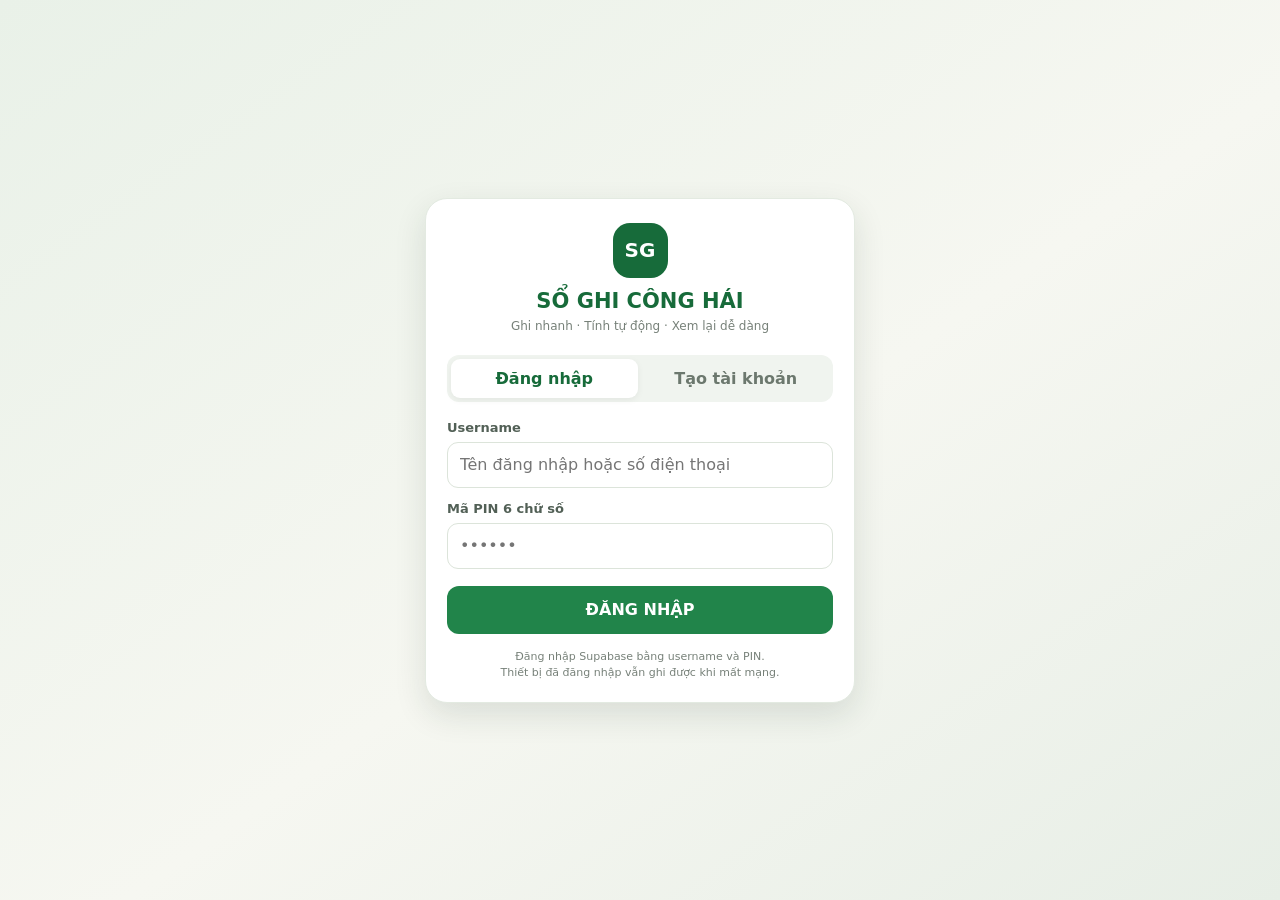
<file: soghi.html>
<!doctype html>
<html lang="vi">
<head>
  <meta charset="utf-8">
  <meta name="viewport" content="width=device-width, initial-scale=1, viewport-fit=cover">
  <meta name="theme-color" content="#176b3a">
  <meta name="description" content="Sổ ghi sản lượng công hái">
  <title>Sổ Ghi Công Hái</title>
  <link rel="manifest" href="soghi.webmanifest">
  <link rel="icon" href="soghi-icon.svg" type="image/svg+xml">
  <link rel="apple-touch-icon" href="soghi-icon-180.png">
  <meta name="apple-mobile-web-app-capable" content="yes">
  <meta name="apple-mobile-web-app-status-bar-style" content="default">
  <link rel="stylesheet" href="soghi.css">
  <script src="soghi-config.js"></script>
  <script defer src="soghi-ledger.js"></script>
  <script defer src="soghi-sync.js"></script>
  <script defer src="soghi-ui.js"></script>
  <script defer src="soghi.js"></script>
</head>
<body>
  <div id="app" class="app-shell">
    <div class="boot-screen">
      <div class="boot-mark">SG</div>
      <p>Đang mở sổ ghi...</p>
    </div>
  </div>

  <div id="soghi-picker-backdrop" class="soghi-picker-backdrop" hidden></div>
  <section id="soghi-person-picker" class="soghi-person-picker" aria-label="Chuyển người hái" hidden>
    <div class="person-picker-heading"><strong>Chuyển người</strong><button type="button" id="close-person-picker" aria-label="Đóng danh sách người">×</button></div>
    <div class="person-picker-search"><input id="person-picker-search" type="search" placeholder="Tìm tên người hái…" aria-label="Tìm người để chuyển sổ" autocomplete="off"></div>
    <div id="person-picker-list" class="person-picker-list"></div>
  </section>
  <dialog id="soghi-modal" class="soghi-modal" aria-labelledby="soghi-modal-title">
    <form method="dialog" id="soghi-modal-form" class="modal-card">
      <div class="modal-heading">
        <h2 id="soghi-modal-title">Thông tin</h2>
        <button type="button" class="icon-button modal-close" aria-label="Đóng">×</button>
      </div>
      <div id="soghi-modal-body" class="modal-body"></div>
      <div id="soghi-modal-actions" class="modal-actions"></div>
    </form>
  </dialog>

  <div id="soghi-entry-dock" class="soghi-entry-dock" hidden>
    <button id="soghi-keyboard-toggle" class="soghi-pencil-button" type="button"
      aria-label="Mở bàn phím nhập kg" aria-expanded="false">✎</button>
  </div>
  <section id="soghi-virtual-keyboard" class="soghi-virtual-keyboard" aria-label="Bàn phím nhập số" hidden>
    <div class="soghi-keyboard-tools">
      <span id="soghi-entry-mode">Số mới · ENTER để lưu</span>
      <button type="button" id="soghi-cancel-entry" hidden>Hủy nhập</button>
      <button type="button" id="soghi-delete-entry" class="delete-entry" hidden>Xóa số</button>
    </div>
    <div class="soghi-display-row">
      <span id="soghi-live-summary" class="soghi-live-summary"></span>
      <div id="soghi-kg-display" class="soghi-kg-display">Chưa nhập</div>
    </div>
    <div class="soghi-keyboard-grid">
      <button type="button" data-key="1">1</button>
      <button type="button" data-key="2">2</button>
      <button type="button" data-key="3">3</button>
      <button type="button" data-key="4">4</button>
      <button type="button" data-key="5">5</button>
      <button type="button" data-key="6">6</button>
      <button type="button" data-key="7">7</button>
      <button type="button" data-key="8">8</button>
      <button type="button" data-key="9">9</button>
      <button type="button" class="key-function" data-key="decimal">,</button>
      <button type="button" data-key="0">0</button>
      <button type="button" class="key-function" data-key="backspace" aria-label="Xóa một ký tự">⌫</button>
      <button type="button" class="key-enter" data-key="enter">ENTER ↵</button>
    </div>
  </section>
  <input id="soghi-import-file" type="file" accept="application/json,.json" hidden>
  <div id="soghi-toast" class="soghi-toast" role="status" aria-live="polite"></div>
</body>
</html>
</file>
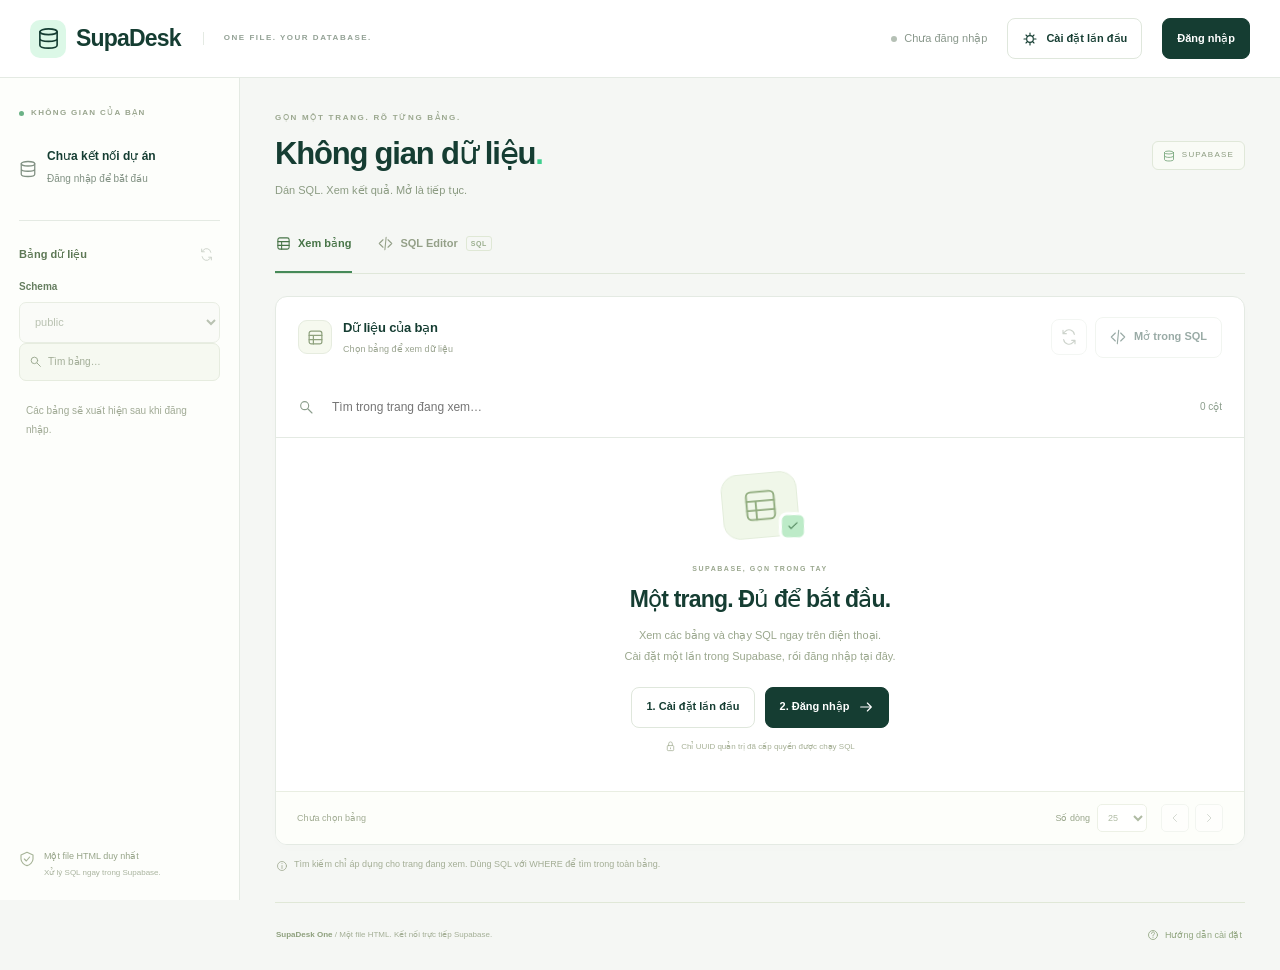
<file: supagithub.html>
<!doctype html><html lang="vi"><head><meta charset="utf-8"><meta name="viewport" content="width=device-width,initial-scale=1,viewport-fit=cover"><meta name="theme-color" content="#f4f6f4"><meta name="description" content="Một file HTML để đăng nhập, xem bảng và chạy SQL trên Supabase của bạn."><meta name="referrer" content="no-referrer"><title>SupaDesk One · Supabase trong một trang</title><meta http-equiv="Content-Security-Policy" content="default-src &#x27;none&#x27;; script-src &#x27;sha256-dJoflD666vmhf/yTABFOnKJlI/ZoRlz3fiMJl0m3QMI=&#x27;; style-src &#x27;sha256-VRBJvJa2xqI4yQZEBd6MSizXYcv0dsCElQMcyR7cCKQ=&#x27;; connect-src https://*.supabase.co; img-src data:; object-src &#x27;none&#x27;; base-uri &#x27;none&#x27;; form-action &#x27;none&#x27;"><link rel="icon" type="image/svg+xml" href="[data-uri]"><style>
:root{font-family:Inter,-apple-system,BlinkMacSystemFont,'Segoe UI',Arial,sans-serif;color:#153d32;background:#f5f7f4;font-synthesis:none;--ink:#153d32;--muted:#819087;--line:#e4eae3;--mint:#3ecf8e;--pale:#eff8f0;--red:#af4d43}
*{box-sizing:border-box}body{margin:0;font-size:13px;line-height:1.6}button,input,select,textarea{font:inherit}button,a,input,select,summary{-webkit-tap-highlight-color:transparent}button{cursor:pointer}a{color:inherit}button:disabled,input:disabled,select:disabled{cursor:not-allowed}button:disabled{opacity:.43}button:focus-visible,a:focus-visible,summary:focus-visible{outline:3px solid #8ad8af;outline-offset:3px}input:focus,select:focus,textarea:focus{outline:2px solid #98cdae;outline-offset:1px}svg{display:block;width:18px;height:18px;flex-shrink:0}button svg{pointer-events:none}.hidden{display:none!important}.sr-only{position:absolute;width:1px;height:1px;padding:0;margin:-1px;overflow:hidden;clip:rect(0,0,0,0);white-space:nowrap;border:0}
.header{height:78px;display:flex;align-items:center;justify-content:space-between;gap:18px;padding:0 30px;border-bottom:1px solid var(--line);background:#fff;position:sticky;top:0;z-index:30}
.brand{display:flex;align-items:center;gap:10px;text-decoration:none;font-size:23px;font-weight:750;letter-spacing:-.8px;white-space:nowrap}.logo{display:grid;place-items:center;color:var(--ink);width:36px;height:38px;border-radius:10px;background:#dcf8e7}.logo svg{width:23px;height:23px}.brand-label{border-left:1px solid var(--line);margin-left:12px;padding-left:20px;letter-spacing:1.5px;font-size:8px;color:#94a296;font-weight:600}
.header-right{display:flex;align-items:center;gap:20px}.connection-state{display:flex;gap:7px;align-items:center;font-size:11px;color:#8a988c}.connection-state i{width:6px;height:6px;background:#b5c0b5;border-radius:50%}.connection-state.live i,.connection-state.connected i{background:var(--mint)}.connection-state.live,.connection-state.connected{color:#468462}
.button{border:1px solid #dfe7dc;background:#fff;color:var(--ink);border-radius:8px;min-height:41px;padding:9px 14px;display:inline-flex;align-items:center;justify-content:center;gap:8px;font-size:11px;font-weight:600;white-space:nowrap;transition:background .15s,transform .15s}.button:hover:enabled{background:#f0f6ed}.button:active:enabled{transform:translateY(1px)}.button.dark{background:var(--ink);border-color:var(--ink);color:#fff}.button.dark:hover:enabled{background:#285344}.button.danger{background:#af4d43;border-color:#af4d43;color:white}.button svg{width:16px;height:16px}.icon-button{width:36px;height:36px;min-width:36px;border:1px solid var(--line);background:#fff;border-radius:8px;display:inline-grid;place-items:center;color:#8c9a89}.icon-button svg{width:16px;height:16px}.icon-button:hover:enabled{color:var(--ink);background:#f1f6ed}.text-button{display:inline-flex;align-items:center;gap:6px;min-height:36px;padding:7px 2px;border:0;background:none;color:#71876d;font-size:10px;font-weight:500}.text-button:hover:enabled{color:#247849}.text-button svg{width:14px;height:14px}.full-width{width:100%;margin-top:15px}
.app-shell{display:grid;grid-template-columns:240px minmax(0,1fr);min-height:calc(100dvh - 78px)}.sidebar{display:flex;flex-direction:column;background:#fdfefb;border-right:1px solid var(--line);padding:29px 19px 20px;position:sticky;top:78px;height:calc(100dvh - 78px);overflow:auto}.sidebar-caption{display:flex;align-items:center;gap:7px;font-size:8px;letter-spacing:1.35px;color:#99a58e;font-weight:600;margin-bottom:23px}.dot{width:5px;height:5px;background:#6bb286;border-radius:50%}.field{display:flex;flex-direction:column;gap:7px;min-width:0}.field>span{font-size:10px;font-weight:600;color:#667e60}.field input,.field select{min-width:0;width:100%;min-height:41px;padding:9px 11px;border:1px solid #e0e7da;border-radius:7px;background:#fff;color:#435d3c;font-size:11px}.field input::placeholder{color:#a4ad9d}.field input:disabled,.field select:disabled{background:#fafbf7;color:#9da994}.field small{font-size:10px;color:#8c9a80;font-weight:400}.project-field select{font-weight:500}.sidebar-divider{border-top:1px solid var(--line);margin:23px 0 20px}.nav-title{display:flex;align-items:center;justify-content:space-between;gap:10px;margin-bottom:10px}.nav-title h2{font-size:11px;font-weight:650;margin:0;color:#5d7855}.nav-title .icon-button{width:28px;height:28px;min-width:28px;background:transparent;border-color:transparent}.nav-title .icon-button svg{width:13px;height:13px}.schema-field{margin-bottom:12px}.schema-field>span{font-size:9px}.schema-field select{min-height:33px;font-size:10px;padding:6px 9px}.table-search{display:flex;align-items:center;gap:6px;padding:6px 9px;border:1px solid #e6ecdf;border-radius:7px;background:#f6f9f1;color:#98a68d}.table-search svg{width:13px;height:13px}.table-search input{width:100%;min-width:0;border:0;background:transparent;font-size:10px;color:#617959;padding:4px 0}.table-search input::placeholder{color:#a2ad97}.table-list{margin:13px 0 15px;min-height:120px;max-height:38vh;overflow:auto}.sidebar-empty{font-size:10px;color:#a0aa95;line-height:1.9;padding:7px 7px;margin:0}.table-nav-button{display:flex;align-items:center;gap:8px;width:100%;min-height:38px;border:1px solid transparent;border-radius:7px;background:transparent;padding:8px 10px;text-align:left;color:#788e6d;font-size:11px;margin:2px 0;overflow-wrap:anywhere}.table-nav-button svg{width:14px;height:14px;color:#9bab8f}.table-nav-button>span{min-width:0;overflow-wrap:anywhere}.table-nav-button:hover:enabled{background:#f0f5e9}.table-nav-button.active{border-color:#d5e9d3;background:#ebf5e8;color:#3d7547;font-weight:600}.table-nav-button.active svg{color:#559865}.sidebar-new{width:100%;font-size:10px;background:#f8fbf3}.sidebar-bottom{display:flex;align-items:start;gap:9px;margin-top:auto;padding-top:35px}.mini-shield{color:#a7b498;margin-top:3px}.mini-shield svg{width:16px;height:16px}.sidebar-bottom p{font-size:9px;color:#95a387;margin:0;line-height:1.9}.sidebar-bottom p span{display:block;font-size:8px;color:#aab49f}.mobile-tables{display:none}
.main{width:100%;max-width:1530px;padding:34px 35px 20px;min-width:0;margin:0 auto}.main-heading{display:flex;align-items:center;justify-content:space-between;gap:20px;margin-bottom:29px}.eyebrow{font-size:8px;font-weight:650;letter-spacing:1.7px;color:#9aa78e;margin:0 0 10px}.main-heading h1{font-size:31px;line-height:1.2;letter-spacing:-1.2px;font-weight:650;margin:0 0 10px}.main-heading h1>span{color:#3ecf8e}.main-heading p:last-child{color:#8b9b82;font-size:11px;margin:0}.workspace-badge{display:flex;align-items:center;gap:7px;border:1px solid #e0e8d9;border-radius:6px;padding:7px 10px;font-size:8px;letter-spacing:1.2px;color:#8c9c80;background:#f9fbf6}.workspace-badge svg{width:12px;height:12px;color:#76a67b}.notice{border:1px solid #d6e8ce;border-radius:9px;background:#eef8e8;color:#507647;padding:12px 15px;margin-bottom:18px;font-size:12px;overflow-wrap:anywhere}.notice.error{border-color:#edd7cf;background:#fff2ed;color:#a35a46}.notice.info{border-color:#dfe4cd;background:#f9faed;color:#80834c}.notice.stale{background:#fff8e8;border-color:#efdfbd;color:#a17f3f}
.view-tabs{display:flex;gap:25px;align-items:center;border-bottom:1px solid #dfe7d9;margin-bottom:22px;overflow-x:auto}.view-tabs button{display:flex;align-items:center;gap:7px;flex-shrink:0;min-height:44px;padding:0 1px 12px;border:0;border-bottom:2px solid transparent;background:none;font-size:11px;font-weight:550;color:#94a088;white-space:nowrap}.view-tabs button svg{width:15px;height:15px}.view-tabs button.active{border-bottom-color:#468a59;color:#477447}.tab-tag{font-size:7px;letter-spacing:.6px;border-radius:3px;padding:1px 4px;border:1px solid #dfe8d5;color:#9aae8e;margin-left:1px}.panel{background:#fff;border:1px solid var(--line);border-radius:12px;overflow:hidden;box-shadow:0 3px 15px #1e3c2103}.panel-heading{padding:20px 22px;display:flex;align-items:center;justify-content:space-between;gap:15px}.title-with-icon{display:flex;align-items:center;gap:11px;min-width:0}.section-icon{width:34px;height:34px;border:1px solid #e6ecdf;background:#f6f9ef;border-radius:9px;display:inline-grid;place-items:center;color:#8ea17d;flex-shrink:0}.section-icon.green{background:#e5f8e8;color:#66a575;border-color:#cfead6}.section-icon svg{width:17px;height:17px}.title-with-icon h2,.panel-heading h2{font-size:13px;font-weight:650;letter-spacing:-.2px;margin:0;overflow-wrap:anywhere}.title-with-icon p,.panel-heading p{margin:3px 0 0;color:#99a38e;font-size:9px;overflow-wrap:anywhere}.panel-actions{display:flex;align-items:center;gap:8px}.filter-toolbar{display:flex;gap:8px;align-items:center;border-block:1px solid #edf0e6;padding:12px 22px;background:#fcfdf9}.filter-toolbar select{min-height:34px;max-width:170px;border:1px solid #e2e9d9;border-radius:6px;background:#fff;padding:6px 10px;color:#8a9b7d;font-size:10px}.filter-value{display:flex;align-items:center;gap:7px;flex:1;max-width:280px;padding:6px 10px;border:1px solid #e4eadd;border-radius:6px;color:#a6b198;background:#fff}.filter-value svg{width:13px;height:13px}.filter-value input{width:100%;min-width:0;border:0;background:none;padding:2px 0;font-size:10px;color:#6d865f}.filter-value input::placeholder{color:#a6b19b}.filter-toolbar .button{min-height:33px;padding:5px 13px;font-size:10px}.filter-toolbar .text-button{font-size:9px}.data-area{min-height:350px;min-width:0}.empty-state{min-height:350px;display:flex;align-items:center;justify-content:center;flex-direction:column;text-align:center;padding:35px 22px 38px}.empty-illustration{width:76px;height:65px;display:grid;place-items:center;border-radius:17px;border:1px solid #e3eddb;background:#f0f7e9;position:relative;transform:rotate(-5deg);margin-bottom:25px;color:#90ac7e}.empty-illustration>span:first-child svg{width:37px;height:37px;stroke-width:1.2}.illustration-chip{position:absolute;display:grid;place-items:center;width:28px;height:28px;bottom:-6px;right:-8px;border:3px solid #fff;border-radius:8px;background:#bdebc8;color:#477d53;transform:rotate(5deg)}.illustration-chip svg{width:14px;height:14px}.empty-state .eyebrow{font-size:7px;letter-spacing:1.5px;margin-bottom:7px}.empty-state h3{font-size:23px;letter-spacing:-.8px;margin:0 0 7px;font-weight:650}.empty-state>p:not(.eyebrow){font-size:11px;color:#9aa78d;line-height:1.9;margin:0 0 20px}.empty-note{display:flex;align-items:center;gap:5px;color:#a7b197;font-size:8px;margin-top:13px}.empty-note svg{width:11px;height:11px}
.table-footer{display:flex;align-items:center;justify-content:space-between;gap:12px;border-top:1px solid #e9eee2;background:#fdfefa;padding:12px 21px;font-size:9px;color:#a0ab92}.pagination{display:flex;align-items:center;gap:6px;flex-shrink:0}.pagination label{display:flex;align-items:center;gap:7px;font-size:9px;color:#98a58a;margin-right:8px}.pagination select{background:#fff;border:1px solid #e5ebdd;border-radius:5px;font-size:9px;color:#8e9f7e;padding:5px 6px;min-height:28px}.pagination .icon-button{width:28px;height:28px;min-width:28px;border-radius:5px}.pagination .icon-button svg{width:12px;height:12px}.under-panel{display:flex;align-items:flex-start;gap:6px;margin:12px 1px 0;font-size:9px;color:#a4ae96}.under-panel svg{width:12px;height:12px;margin-top:3px}.under-panel p{margin:0}.grid-scroll{overflow:auto;max-height:550px;min-height:180px;scrollbar-width:thin;scrollbar-color:#d6e0cd #f9fbf6}.data-table{width:100%;border-spacing:0;border-collapse:separate;text-align:left;white-space:nowrap;color:#5a7451;font-size:11px}.data-table th{position:sticky;top:0;z-index:2;background:#f8fbf3;border-bottom:1px solid #e2ead9;padding:12px 15px;color:#8d9f7c;font-weight:550;font-size:9px;min-width:115px}.data-table td{border-bottom:1px solid #f0f4e9;padding:11px 15px;max-width:300px;overflow:hidden;text-overflow:ellipsis;height:49px}.data-table tr:last-child td{border-bottom:0}.data-table tbody tr:hover td{background:#fbfdf7}.data-table th:last-child,.data-table td:last-child{min-width:82px}.table-row-actions{display:flex;justify-content:flex-end;align-items:center;gap:5px}.table-row-actions .icon-button,.table-row-actions button{width:30px;height:31px;min-width:30px;border:0;border-radius:5px;display:inline-grid;place-items:center;background:#f8fbf3;color:#8c9f7b}.table-row-actions svg{width:14px;height:14px}.table-row-actions button:hover:enabled{color:#3c7649;background:#eaf4e1}.table-row-actions button.danger:hover:enabled{color:#ac5a42;background:#fff2e6}.null-value{color:#bcc5af;font-size:10px;font-style:italic}.value-json{display:inline-block;max-width:250px;overflow:hidden;text-overflow:ellipsis;vertical-align:middle;font-family:ui-monospace,SFMono-Regular,Consolas,monospace;font-size:10px;color:#899977}.bool-value{display:inline-block;font-size:9px;border-radius:4px;padding:1px 6px;border:1px solid #ddecce;background:#eff8e6;color:#7d9b62}.stale{opacity:.7}.loading-state{display:flex;align-items:center;justify-content:center;gap:9px;min-height:220px;padding:25px;color:#9ba78c;font-size:11px}.loading-state:before{content:'';width:18px;height:18px;border:2px solid #e5edda;border-top-color:#71ab7c;border-radius:50%;animation:spin .8s linear infinite}.simple-empty{display:flex;justify-content:center;align-items:center;min-height:200px;padding:35px 22px;text-align:center;color:#a2ae93;font-size:11px}.error-block{background:#fff5ef;border:1px solid #efd9ce;padding:15px;border-radius:8px;margin:18px;color:#ab624b;font-size:12px;overflow-wrap:anywhere}.badge,.tag{display:inline-flex;align-items:center;gap:4px;font-size:8px;border:1px solid #dfebd4;border-radius:4px;padding:2px 6px;background:#f5f9ee;color:#8b9e77;white-space:nowrap}.badge svg,.tag svg{width:10px;height:10px}.badge.primary,.tag.primary{background:#e6f5df;border-color:#d2eac6;color:#649051}
.structure-area{padding:0 22px 22px}.column-card{border:1px solid #e4ecdb;background:#fcfef9;border-radius:9px;padding:15px 17px;margin-bottom:10px}.column-card:last-child{margin-bottom:0}.column-top{display:flex;align-items:center;justify-content:space-between;gap:10px}.column-top h3{display:flex;align-items:center;gap:8px;font-size:12px;margin:0;overflow-wrap:anywhere;font-weight:600}.column-top .text-button{font-size:9px}.column-properties{display:flex;gap:7px;align-items:center;flex-wrap:wrap;margin-top:9px;font-size:10px;color:#99a88b}.column-properties code{font-size:10px;background:#f0f5e9;border-radius:4px;padding:1px 5px;color:#80956d}.column-properties>span{overflow-wrap:anywhere}
.sql-panel .panel-heading{padding-bottom:17px}.readonly-toggle{display:flex;align-items:center;gap:6px;font-size:10px;color:#749065;cursor:pointer;white-space:nowrap}.readonly-toggle input{width:14px;height:14px;accent-color:#4d995e;margin:0}.readonly-toggle svg{width:12px;height:12px;color:#9ab18a}.sql-filebar{display:flex;align-items:center;justify-content:space-between;gap:10px;border-block:1px solid #e8eddf;padding:5px 20px;background:#f8fbf3}.sql-file{display:flex;align-items:center;gap:6px;font-family:ui-monospace,SFMono-Regular,Consolas,monospace;color:#8e9f7b;font-size:10px}.sql-file i{width:5px;height:5px;border-radius:50%;background:#7dbb89}.sql-filebar .text-button{font-size:9px;min-height:27px}.code-editor{display:grid;grid-template-columns:43px minmax(0,1fr);background:#fcfef9;min-height:245px}.code-editor #line-numbers{padding:18px 11px 18px 0;text-align:right;white-space:pre;overflow:hidden;background:#f7faf1;border-right:1px solid #eef3e5;color:#c1ccb4;font-family:ui-monospace,SFMono-Regular,Consolas,monospace;font-size:12px;line-height:1.9;user-select:none}.code-editor textarea{display:block;resize:vertical;width:100%;min-height:245px;max-height:65vh;min-width:0;overflow:auto;border:0;border-radius:0;background:transparent;padding:18px 16px;color:#5d8254;font-family:ui-monospace,SFMono-Regular,Consolas,monospace;font-size:12px;line-height:1.9;tab-size:2;white-space:pre}.code-editor textarea:focus{outline:0;box-shadow:inset 0 0 0 1px #a3cf9d}.sql-runbar{display:flex;align-items:center;justify-content:space-between;gap:12px;border-top:1px solid #e4ecda;padding:12px 20px;background:#fdfefa}.sql-runbar>span{display:flex;align-items:center;gap:5px;font-size:9px;color:#9bae8d}.sql-runbar>span svg{width:12px;height:12px}.sql-runbar .button{min-height:37px;font-size:11px}.sql-runbar kbd{font:8px ui-monospace,SFMono-Regular,Consolas,monospace;color:#adbeab;background:#ffffff0d;border:1px solid #ffffff24;padding:2px 4px;border-radius:4px;margin-left:5px}.results-panel{margin-top:17px}.results-heading{display:flex;align-items:center;gap:12px;justify-content:space-between;padding:12px 20px;border-bottom:1px solid #e8eedf}.results-heading h3{display:flex;align-items:center;gap:6px;font-size:11px;font-weight:600;margin:0}.results-heading h3 svg{width:14px;height:14px;color:#97aa86}.results-heading>span{font-size:9px;color:#a0ac92;margin-right:auto}.results-heading .text-button{font-size:9px;min-height:30px}.sql-results{min-height:170px}.sql-results .simple-empty{min-height:170px}.sql-results pre{padding:15px 20px;margin:0;max-height:400px;overflow:auto;font-size:11px;white-space:pre-wrap;overflow-wrap:anywhere;color:#758d65}.sql-footnote{font-size:9px;color:#a0ac92;margin:12px 1px 0}.footer{display:flex;justify-content:space-between;align-items:center;gap:15px;border-top:1px solid #e0e8d7;margin-top:30px;padding:17px 1px 0;font-size:8px;color:#a4af96}.footer strong{font-weight:600;color:#8d9f7c}.footer .text-button{font-size:9px;color:#93a782;min-height:30px}.footer .text-button svg{width:12px;height:12px}
dialog{width:calc(100% - 32px);max-width:475px;max-height:calc(100dvh - 42px);overflow:auto;padding:27px;border:1px solid #e0e9d7;border-radius:15px;background:#fff;color:var(--ink);box-shadow:0 25px 90px #18341c26}dialog::backdrop{background:#17332c75;backdrop-filter:blur(3px)}dialog.wide-dialog{max-width:660px}.dialog-top{display:flex;align-items:center;justify-content:space-between;gap:15px;margin-bottom:18px}.dialog-top .icon-button{width:31px;height:31px;min-width:31px;border:0;background:#f5f8ee}.dialog-top .icon-button svg{width:15px;height:15px}dialog h2{font-size:23px;line-height:1.3;font-weight:650;letter-spacing:-.7px;margin:0}dialog .eyebrow{font-size:7px;margin-bottom:10px}.dialog-description{font-size:11px;color:#8e9e81;line-height:1.8;margin:10px 0 20px}.dialog-context{margin:6px 0 0;color:#99aa88;font-size:10px;overflow-wrap:anywhere}dialog .field{margin:16px 0}.remember-option{display:flex;align-items:start;gap:9px;margin:17px 0;padding:12px 13px;border:1px solid #dfebd5;border-radius:8px;background:#f6fbef;cursor:pointer}.remember-option>input{width:16px;height:16px;flex-shrink:0;margin:2px 0 0;accent-color:#4d995e}.remember-option strong{font-size:11px;font-weight:600}.remember-option small{display:block;font-size:9px;color:#97a78a;line-height:1.8;margin-top:3px}.help-details{border:1px solid #e4ecd9;border-radius:8px;background:#f9fcf3;padding:12px 13px;margin:17px 0;font-size:10px;color:#8d9e7c}.help-details summary{font-weight:600;color:#6e895e;cursor:pointer}.help-details ol{margin:13px 0 6px;padding-left:18px;line-height:1.9}.help-details li{margin-bottom:7px}.help-details p{font-size:9px;line-height:1.9}.help-details a{color:#5a8e5c;text-underline-offset:3px}.privacy-note{display:flex;align-items:flex-start;gap:7px;color:#9ba88d;font-size:9px;line-height:1.8}.privacy-note p{margin:0}.privacy-note svg{width:13px;height:13px;margin-top:3px}.form-error{font-size:11px;color:#b25f48;line-height:1.8;overflow-wrap:anywhere}.form-error:empty{display:none}.dialog-actions{display:flex;align-items:center;justify-content:flex-end;gap:10px;margin-top:21px}.form-hint{font-size:10px;line-height:1.8;background:#f7fbef;border:1px solid #e4eed5;padding:10px 12px;border-radius:7px;color:#91a27e}.row-fields{display:grid;gap:14px}.row-edit-field{border:1px solid #e4ecda;border-radius:8px;padding:12px;background:#fcfef9}.row-edit-field>label,.row-edit-field .field>span{display:flex;align-items:center;gap:7px;margin-bottom:7px;color:#6e895c;font-size:11px;font-weight:600}.form-cell{display:flex;align-items:start;gap:8px}.row-edit-field .mode-picker{min-width:126px;max-width:155px;flex-shrink:0;border:1px solid #dfe8d4;border-radius:6px;background:#fff;color:#7e9670;font-size:10px;padding:8px;min-height:36px}.row-edit-field .value-input{width:100%;min-width:0;border:1px solid #e1e9d7;border-radius:6px;background:#fff;color:#688458;font-size:11px;padding:8px 10px;min-height:36px}.row-edit-field textarea.value-input{min-height:72px;resize:vertical;font-family:ui-monospace,SFMono-Regular,Consolas,monospace;font-size:10px}.row-edit-field small{display:block;font-size:9px;line-height:1.8;color:#9aab8b;margin-top:7px}.row-edit-field input:disabled,.row-edit-field textarea:disabled{background:#f5f8ef;color:#b0bca2}.column-form-header{display:flex;align-items:center;justify-content:space-between;gap:10px;margin:20px 0 9px}.column-form-header h3{font-size:12px;margin:0;font-weight:600}.column-form-header .text-button{font-size:10px}.new-table-columns{display:grid;gap:10px}.column-builder{border:1px solid #e3ebd9;border-radius:8px;padding:12px;background:#fcfef8}.builder-grid{display:grid;grid-template-columns:minmax(0,1fr) minmax(0,1fr);gap:10px}.builder-grid .field{margin:0}.builder-grid input,.builder-grid select{min-height:35px;font-size:10px;padding:7px 9px}.builder-actions{display:flex;align-items:center;justify-content:space-between;gap:12px;margin-top:10px;font-size:10px;color:#8aa078}.builder-actions label{display:inline-flex;align-items:center;gap:5px}.builder-actions input{accent-color:#609a60}.builder-actions button{min-height:28px;font-size:9px}.builder-actions .icon-button{width:28px;min-width:28px;height:28px;color:#b18c75}#confirm-preview{padding:13px 15px;max-height:280px;overflow:auto;border:1px solid #e1ead5;border-radius:8px;background:#f6faef;color:#7d956a;font-family:ui-monospace,SFMono-Regular,Consolas,monospace;font-size:11px;line-height:1.8;white-space:pre-wrap;overflow-wrap:anywhere}#confirm-preview:empty{display:none}
@keyframes spin{to{transform:rotate(360deg)}}@media(prefers-reduced-motion:reduce){*,*::before,*::after{animation:none!important;transition:none!important}}
@media(min-width:1550px){.main{padding-top:42px;padding-left:45px;padding-right:45px}.main-heading{margin-bottom:34px}.main-heading h1{font-size:35px}.data-area,.empty-state{min-height:400px}.panel-heading{padding:23px 25px}.empty-state h3{font-size:26px}}
@media(max-width:1100px){.brand-label{display:none}.header{padding:0 23px}.header-right{gap:13px}.main{padding:30px 24px 20px}.app-shell{grid-template-columns:220px minmax(0,1fr)}.sidebar{padding:26px 16px 18px}.main-heading h1{font-size:29px}.workspace-badge{display:none}.filter-toolbar{flex-wrap:wrap;padding:12px 18px}.filter-value{max-width:none;min-width:130px}.filter-toolbar select{max-width:145px}.panel-heading{padding:18px}.results-heading{padding:12px 18px}.structure-area{padding:0 18px 18px}.table-footer{padding:12px 18px}.view-tabs{gap:20px}.sql-runbar>span{max-width:220px}.sidebar-caption{font-size:7px;letter-spacing:1.1px}}
@media(max-width:760px){.header{height:67px;padding:0 16px;gap:8px}.brand{font-size:21px;gap:8px}.logo{width:31px;height:34px;border-radius:9px}.logo svg{width:20px;height:20px}.header-right{gap:7px}.connection-state{display:none}.header .button{min-height:38px;font-size:10px;padding:8px 10px;gap:5px}.header .button svg{width:13px;height:13px}.app-shell{display:block;min-height:calc(100dvh - 67px)}.sidebar{position:static;top:auto;height:auto;overflow:visible;padding:15px 16px 7px;border-right:0;border-bottom:1px solid #e1ead8;background:#fbfdf7}.sidebar-caption,.sidebar-divider,.sidebar-bottom{display:none}.project-field{gap:5px}.project-field>span{font-size:9px}.field input,.field select{font-size:16px;min-height:44px;padding:9px 11px}.project-field select{font-size:16px;min-height:43px}.mobile-tables{display:flex;align-items:center;gap:7px;width:100%;min-height:39px;margin-top:7px;border:0;background:transparent;color:#7d966b;font-size:11px;padding:4px 0;text-align:left}.mobile-tables svg{width:14px;height:14px}.mobile-tables>span:last-child{margin-left:auto}.table-navigation{display:none;padding:11px 0 9px}.table-navigation.mobile-open{display:block}.nav-title h2{font-size:12px}.schema-field>span{font-size:10px}.schema-field select{min-height:43px;font-size:16px}.table-search{padding:7px 10px}.table-search input{font-size:16px;min-height:29px}.table-search input::placeholder{font-size:12px}.table-list{max-height:260px;min-height:80px;margin:10px 0}.table-nav-button{min-height:42px;font-size:13px}.table-nav-button svg{width:16px;height:16px}.sidebar-new{font-size:12px;min-height:42px}.sidebar-empty{font-size:12px}.main{padding:25px 15px 16px;max-width:100%}.main-heading{margin:0 3px 24px}.main-heading .eyebrow{font-size:7px;letter-spacing:1.4px}.main-heading h1{font-size:29px;letter-spacing:-1.2px;margin-bottom:8px}.main-heading p:last-child{font-size:11px}.view-tabs{gap:20px;margin-bottom:18px}.view-tabs button{font-size:11px;padding-bottom:11px;min-height:41px;gap:6px}.view-tabs button svg{width:14px;height:14px}.tab-tag{display:none}.panel{border-radius:10px}.panel-heading{padding:16px 14px;gap:10px}.title-with-icon{gap:8px}.section-icon{width:30px;height:30px;border-radius:8px}.section-icon svg{width:15px;height:15px}.title-with-icon h2,.panel-heading h2{font-size:12px}.title-with-icon p,.panel-heading p{font-size:9px;max-width:210px}.panel-actions{gap:6px}.panel-actions .icon-button{width:33px;height:36px;min-width:33px}.panel-actions .button{font-size:10px;padding:8px 10px;min-height:36px}.panel-actions .button svg{width:13px;height:13px}.filter-toolbar{padding:11px 14px;gap:7px}.filter-toolbar>label:first-child{flex:1;min-width:0}.filter-toolbar>label:nth-child(2){flex:1;min-width:0}.filter-toolbar select{width:100%;min-height:42px;font-size:16px;max-width:100%;padding:8px}.filter-value{flex-basis:calc(100% - 100px);min-height:42px;max-width:100%;gap:5px;padding:7px 9px}.filter-value input{font-size:16px;min-height:26px}.filter-value input::placeholder{font-size:12px}.filter-toolbar .button{min-height:42px;min-width:43px;font-size:11px}.filter-toolbar .text-button{font-size:10px;min-height:42px}.empty-state,.data-area{min-height:320px}.empty-state{padding:32px 15px}.empty-state .eyebrow{font-size:6px;letter-spacing:1.2px}.empty-state h3{font-size:22px}.empty-state>p:not(.eyebrow){font-size:11px}.empty-illustration{width:67px;height:58px;margin-bottom:25px}.empty-illustration>span:first-child svg{width:32px;height:32px}.empty-state .button{min-height:43px;font-size:12px}.empty-note{font-size:8px}.table-footer{padding:11px 13px;gap:6px;flex-wrap:wrap;font-size:9px}.table-footer>span{flex:1;min-width:95px}.pagination{gap:5px}.pagination label{font-size:9px;margin-right:4px;gap:4px}.pagination select{font-size:16px;min-height:36px;max-width:61px;padding:3px 4px}.pagination .icon-button{width:34px;height:36px;min-width:34px}.pagination .icon-button svg{width:14px;height:14px}.under-panel{font-size:9px;line-height:1.8;margin:11px 2px 0}.data-table{font-size:12px}.data-table th{font-size:10px;padding:11px 13px}.data-table td{padding:10px 13px;height:51px;max-width:240px}.table-row-actions .icon-button,.table-row-actions button{width:36px;height:37px;min-width:36px}.table-row-actions svg{width:16px;height:16px}.grid-scroll{max-height:60vh}.column-card{padding:13px}.column-top{align-items:flex-start}.column-top h3{font-size:12px;flex-wrap:wrap;gap:6px}.column-properties{font-size:10px;gap:6px}.column-top .text-button{min-height:36px;font-size:10px;white-space:nowrap}.structure-area{padding:0 14px 14px}.simple-empty{font-size:12px;min-height:220px}.loading-state{font-size:12px}.readonly-toggle{font-size:10px;gap:5px}.readonly-toggle input{width:17px;height:17px}.readonly-toggle svg{display:none}.sql-filebar{padding:5px 14px}.sql-file{font-size:10px}.sql-filebar .text-button{font-size:10px;min-height:32px}.code-editor{grid-template-columns:32px minmax(0,1fr);min-height:260px}.code-editor #line-numbers{font-size:16px;line-height:1.8;padding:13px 7px 13px 0}.code-editor textarea{font-size:16px;line-height:1.8;padding:13px 10px;min-height:260px}.sql-runbar{padding:11px 13px;gap:8px}.sql-runbar>span{font-size:8px;max-width:190px;align-items:flex-start}.sql-runbar>span svg{width:11px;height:11px;margin-top:1px}.sql-runbar .button{min-height:41px;font-size:11px;padding:8px 12px}.sql-runbar kbd{display:none}.results-heading{padding:10px 13px;gap:8px;flex-wrap:wrap}.results-heading h3{font-size:11px}.results-heading>span{font-size:8px}.results-heading .text-button{font-size:9px;min-height:32px}.sql-footnote{font-size:9px;line-height:1.8}.footer{margin-top:25px;padding:14px 2px 0;gap:10px;flex-wrap:wrap;font-size:8px}.footer .text-button{font-size:9px;min-height:34px}.notice{font-size:12px;padding:12px 13px;line-height:1.8}.error-block{margin:13px;font-size:12px}dialog{padding:23px;max-height:calc(100dvh - 24px);border-radius:13px}dialog h2{font-size:22px}.dialog-description{font-size:12px}.dialog-context{font-size:11px}.dialog-top{margin-bottom:17px}.dialog-top .icon-button{width:36px;height:36px;min-width:36px}.dialog-top .icon-button svg{width:16px;height:16px}dialog .field>span{font-size:11px}dialog .field small{font-size:10px}.remember-option strong{font-size:12px}.remember-option small{font-size:10px;line-height:1.8}.remember-option>input{width:18px;height:18px}.help-details{font-size:12px;padding:13px}.help-details p{font-size:10px}.privacy-note{font-size:10px;line-height:1.9}.form-error{font-size:12px}.dialog-actions .button{min-height:43px;font-size:12px}.full-width{min-height:44px;font-size:12px}.row-edit-field{padding:12px}.row-edit-field>label,.row-edit-field .field>span{font-size:12px}.form-cell{flex-direction:column;gap:8px}.row-edit-field .mode-picker{width:100%;min-width:0;max-width:100%;min-height:43px;font-size:16px}.row-edit-field .value-input{font-size:16px;min-height:43px}.row-edit-field textarea.value-input{font-size:16px;min-height:83px}.row-edit-field small{font-size:10px}.builder-grid{gap:9px}.builder-grid input,.builder-grid select{font-size:16px;min-height:43px;padding:8px}.builder-actions{font-size:11px;flex-wrap:wrap;gap:7px}.builder-actions input{width:16px;height:16px}.builder-actions button{min-height:35px}.column-form-header h3{font-size:12px}.column-form-header .text-button{font-size:11px;min-height:40px}.form-hint{font-size:11px}.badge,.tag{font-size:8px}.value-json{font-size:11px}#confirm-preview{font-size:12px}}
@media(max-width:370px){.header{padding:0 12px}.brand{font-size:19px;gap:6px}.header .button{font-size:9px;padding:8px}.main{padding-left:12px;padding-right:12px}.main-heading h1{font-size:27px}.view-tabs{gap:16px}.view-tabs button{font-size:10px}.panel-heading{padding:14px 12px}.panel-actions .button{padding:7px 8px;font-size:9px}.builder-grid{grid-template-columns:1fr}.table-footer{flex-direction:column;align-items:flex-start;gap:8px}.pagination{align-self:flex-end}.sql-runbar>span{max-width:155px}.footer{font-size:7px}}
.project-summary{display:flex;gap:10px;align-items:center;padding:4px 0 10px;min-width:0}.project-summary>svg{color:#5b8e71;width:22px}.project-summary>div{min-width:0}.project-summary strong{display:block;font-size:12px;overflow-wrap:anywhere}.project-summary span{display:block;font-size:10px;color:#819183;margin-top:5px;overflow-wrap:anywhere}.page-search{padding:12px 22px;display:flex;align-items:center;gap:10px;border-bottom:1px solid var(--line);color:#8c9e8d}.page-search svg{width:16px;height:16px}.page-search input{min-width:0;flex:1;border:0;background:none;color:var(--ink);padding:8px;font-size:12px}.page-search>span{font-size:10px;white-space:nowrap}.empty-buttons{display:flex;gap:10px;justify-content:center;flex-wrap:wrap}.sql-mode{display:flex;flex-direction:column;gap:5px;font-size:10px;color:#73826e}.sql-mode select{padding:8px;border:1px solid #dce5dc;border-radius:6px;max-width:250px;color:#335a46;background:#f8faf5;font-size:11px}.sql-tools{display:flex;gap:16px;align-items:center}.setup-steps{padding-left:20px;font-size:13px;line-height:1.85;color:#64765d}.setup-steps li{padding:0 0 13px}.setup-steps a,.form-hint a{color:#268055;text-underline-offset:3px}.setup-actions{display:flex;gap:10px;flex-wrap:wrap;margin-top:18px}.setup-dialog{max-width:700px}.setup-dialog>.field{margin-top:15px}#setup-sql{display:block;width:100%;min-height:260px;margin-top:14px;font:11px/1.7 ui-monospace,Consolas,monospace;border:1px solid #d7e1d1;padding:12px;border-radius:7px;background:#fcfdf9;color:#52634c;resize:vertical}.privacy-note{display:block!important;font-size:11px;line-height:1.85;color:#87967b}.status-hint{font-size:10px;color:#829577}.form-error.success{color:#397d53}#connect-dialog .field{margin-top:15px}.sql-footnote{line-height:1.9}#line-numbers{white-space:pre;overflow:hidden}.code-editor textarea{tab-size:2}.data-table td{max-width:360px}.signin-link{color:inherit;text-decoration:underline}.data-area,.sql-results{max-height:65vh;overflow:auto}
@media(max-width:720px){.header{flex-wrap:wrap;gap:12px;padding:14px 16px}.header-right{gap:6px;justify-content:flex-end}.header .button{font-size:10px;padding:8px 10px}.header .brand-label{display:none}.page-search{padding:8px 14px}.page-search input{font-size:16px}.sql-mode select{font-size:16px;max-width:100%;width:100%}.sql-panel .panel-heading{flex-wrap:wrap}.sql-mode{width:100%}.setup-steps{font-size:12px}.setup-actions .button{flex:1;font-size:11px}.project-summary{padding-top:0}.empty-buttons .button{font-size:11px}.sql-tools{gap:10px}.sql-tools .text-button{font-size:10px}#setup-sql{font-size:16px}.data-area,.sql-results{max-height:60vh}.sidebar-bottom{display:none}}
@media(max-width:720px){.header{height:auto;min-height:74px}.header-right{flex-wrap:wrap}.sidebar{top:0}.setup-dialog .privacy-note{font-size:11px}}

</style><script type="module">
const SETUP_SQL="-- SupaDesk One · chạy một lần trong Supabase Dashboard > SQL Editor.\n-- Thay PASTE_ADMIN_USER_UUID_HERE bằng UUID từ Authentication > Users.\n-- Tài khoản này cần có email đã xác nhận, mật khẩu và không phải anonymous user.\n-- Chỉ các UUID trong danh sách quản trị riêng mới được gọi các hàm bên dưới.\nBEGIN;\nCREATE SCHEMA IF NOT EXISTS supadesk_private;\nREVOKE ALL ON SCHEMA supadesk_private FROM PUBLIC, anon, authenticated;\nCREATE TABLE IF NOT EXISTS supadesk_private.admins (\n  user_id uuid PRIMARY KEY REFERENCES auth.users(id) ON DELETE CASCADE,\n  added_at timestamptz NOT NULL DEFAULT now()\n);\nALTER TABLE supadesk_private.admins ENABLE ROW LEVEL SECURITY;\nREVOKE ALL ON TABLE supadesk_private.admins FROM PUBLIC, anon, authenticated;\nCREATE TABLE IF NOT EXISTS supadesk_private.requests (\n  user_id uuid NOT NULL,\n  request_id uuid NOT NULL,\n  created_at timestamptz NOT NULL DEFAULT now(),\n  PRIMARY KEY(user_id,request_id)\n);\nALTER TABLE supadesk_private.requests ENABLE ROW LEVEL SECURITY;\nREVOKE ALL ON TABLE supadesk_private.requests FROM PUBLIC, anon, authenticated;\n\nCREATE OR REPLACE FUNCTION supadesk_private.assert_admin()\nRETURNS void LANGUAGE plpgsql SECURITY DEFINER SET search_path = '' AS $fn$\nBEGIN\n  IF auth.uid() IS NULL OR NOT EXISTS (\n    SELECT 1 FROM supadesk_private.admins a JOIN auth.users u ON u.id=a.user_id\n    WHERE a.user_id=auth.uid() AND u.email_confirmed_at IS NOT NULL AND coalesce(u.is_anonymous,false)=false\n  ) THEN RAISE EXCEPTION 'Tài khoản chưa được cấp quyền quản trị SupaDesk.' USING ERRCODE='42501'; END IF;\nEND;\n$fn$;\nREVOKE ALL ON FUNCTION supadesk_private.assert_admin() FROM PUBLIC, anon, authenticated;\n\nCREATE OR REPLACE FUNCTION public.supadesk_status()\nRETURNS jsonb LANGUAGE plpgsql SECURITY DEFINER SET search_path = '' AS $fn$\nBEGIN\n  PERFORM supadesk_private.assert_admin();\n  RETURN jsonb_build_object('version',1,'user_id',auth.uid());\nEND;\n$fn$;\n\nCREATE OR REPLACE FUNCTION public.supadesk_catalog()\nRETURNS jsonb LANGUAGE plpgsql SECURITY DEFINER SET search_path = '' AS $fn$\nDECLARE v_tables jsonb; v_schemas jsonb;\nBEGIN\n  PERFORM supadesk_private.assert_admin();\n  SELECT coalesce(jsonb_agg(jsonb_build_object('schema',n.nspname,'name',c.relname,\n    'rls',c.relrowsecurity,'kind',CASE c.relkind WHEN 'v' THEN 'view' WHEN 'm' THEN 'materialized_view' ELSE 'table' END)\n    ORDER BY n.nspname,c.relname),'[]'::jsonb) INTO v_tables\n  FROM pg_catalog.pg_class c JOIN pg_catalog.pg_namespace n ON n.oid=c.relnamespace\n  WHERE c.relkind IN ('r','p','v','m') AND left(n.nspname,3)<>'pg_'\n    AND n.nspname NOT IN ('information_schema','auth','storage','vault','extensions','realtime','supabase_functions','supadesk_private','graphql','graphql_public','net');\n  SELECT coalesce(jsonb_agg(n.nspname ORDER BY n.nspname),'[]'::jsonb) INTO v_schemas\n  FROM pg_catalog.pg_namespace n WHERE left(n.nspname,3)<>'pg_'\n    AND n.nspname NOT IN ('information_schema','auth','storage','vault','extensions','realtime','supabase_functions','supadesk_private','graphql','graphql_public','net');\n  RETURN jsonb_build_object('tables',v_tables,'schemas',v_schemas);\nEND;\n$fn$;\n\nCREATE OR REPLACE FUNCTION public.supadesk_columns(p_schema text,p_table text)\nRETURNS jsonb LANGUAGE plpgsql SECURITY DEFINER SET search_path = '' AS $fn$\nDECLARE v_columns jsonb;\nBEGIN\n  PERFORM supadesk_private.assert_admin();\n  SELECT coalesce(jsonb_agg(jsonb_build_object('name',a.attname,'data_type',pg_catalog.format_type(a.atttypid,a.atttypmod),\n    'nullable',NOT a.attnotnull,'primary_key',EXISTS(SELECT 1 FROM pg_catalog.pg_index i WHERE i.indrelid=c.oid AND i.indisprimary AND a.attnum=ANY(i.indkey))) ORDER BY a.attnum),'[]'::jsonb)\n  INTO v_columns FROM pg_catalog.pg_class c JOIN pg_catalog.pg_namespace n ON n.oid=c.relnamespace\n  JOIN pg_catalog.pg_attribute a ON a.attrelid=c.oid AND a.attnum>0 AND NOT a.attisdropped\n  WHERE n.nspname=p_schema AND c.relname=p_table AND c.relkind IN ('r','p','v','m')\n    AND left(n.nspname,3)<>'pg_' AND n.nspname NOT IN ('information_schema','supadesk_private');\n  IF v_columns='[]'::jsonb THEN RAISE EXCEPTION 'Không tìm thấy bảng hoặc bảng chưa có cột.'; END IF;\n  RETURN jsonb_build_object('columns',v_columns);\nEND;\n$fn$;\n\nCREATE OR REPLACE FUNCTION public.supadesk_rows(p_schema text,p_table text,p_offset integer DEFAULT 0,p_limit integer DEFAULT 25)\nRETURNS jsonb LANGUAGE plpgsql SECURITY DEFINER SET search_path = '' AS $fn$\nDECLARE v_meta jsonb; v_items jsonb := '[]'::jsonb; v_count integer:=0; v_more boolean:=false;\n v_row record; v_order text; v_bytes integer:=0; v_text text;\nBEGIN\n  PERFORM supadesk_private.assert_admin();\n  IF p_limit IS NULL OR p_limit<1 OR p_limit>100 OR p_offset IS NULL OR p_offset<0 OR p_offset>1000000 THEN\n    RAISE EXCEPTION 'Phân trang không hợp lệ: 1–100 dòng/trang.'; END IF;\n  v_meta:=public.supadesk_columns(p_schema,p_table);\n  SELECT string_agg(format('%I',v->>'name'),',') INTO v_order\n  FROM jsonb_array_elements(v_meta->'columns') v WHERE (v->>'primary_key')::boolean;\n  FOR v_row IN EXECUTE format('SELECT to_jsonb(t)::text AS row_text FROM %I.%I AS t%s LIMIT $1 OFFSET $2',\n      p_schema,p_table,CASE WHEN v_order IS NULL THEN '' ELSE ' ORDER BY '||v_order END) USING p_limit+1,p_offset\n  LOOP\n    IF v_count>=p_limit THEN v_more:=true; EXIT; END IF;\n    v_text:=v_row.row_text; v_bytes:=v_bytes+octet_length(v_text);\n    IF v_bytes>2097152 THEN RAISE EXCEPTION 'Dữ liệu quá lớn. Chọn số dòng nhỏ hơn hoặc dùng SQL giới hạn cột.'; END IF;\n    v_items:=v_items||jsonb_build_array(jsonb_build_object('row_text',v_text));v_count:=v_count+1;\n  END LOOP;\n  RETURN jsonb_build_object('items',v_items,'hasMore',v_more,'offset',p_offset,'limit',p_limit);\nEND;\n$fn$;\n\n-- Chế độ trả dòng: một SELECT/WITH hoặc câu INSERT/UPDATE/DELETE có RETURNING.\n-- Chế độ lệnh: DDL/INSERT/UPDATE/DELETE/DO..., trả số dòng của lệnh cuối.\n-- Cả hai đều có quyền quản trị; đây KHÔNG PHẢI chế độ chỉ đọc.\n-- RPC chạy trong giao dịch: không hỗ trợ BEGIN/COMMIT, VACUUM hoặc CREATE INDEX CONCURRENTLY.\nCREATE OR REPLACE FUNCTION public.supadesk_query(p_sql text,p_returns_rows boolean,p_request_id uuid)\nRETURNS jsonb LANGUAGE plpgsql SECURITY DEFINER SET search_path = '' AS $fn$\nDECLARE v_started timestamptz:=clock_timestamp(); v_row record; v_text text;\n v_items jsonb:='[]'::jsonb; v_count integer:=0; v_bytes integer:=0; v_truncated boolean:=false; v_affected bigint:=0;\nBEGIN\n  PERFORM supadesk_private.assert_admin();\n  IF p_sql IS NULL OR length(btrim(p_sql))=0 OR octet_length(p_sql)>100000 OR p_returns_rows IS NULL OR p_request_id IS NULL THEN\n    RAISE EXCEPTION 'Nhập SQL tối đa 100 KB, chế độ kết quả và mã yêu cầu hợp lệ.'; END IF;\n  DELETE FROM supadesk_private.requests WHERE user_id=auth.uid() AND created_at<now()-interval '7 days';\n  INSERT INTO supadesk_private.requests(user_id,request_id) VALUES(auth.uid(),p_request_id) ON CONFLICT DO NOTHING;\n  IF NOT FOUND THEN RAISE EXCEPTION 'Yêu cầu đã chạy. Hãy làm mới bảng để kiểm tra, không gửi lặp lại.' USING ERRCODE='23505'; END IF;\n  IF p_returns_rows THEN\n    FOR v_row IN EXECUTE p_sql LOOP\n      IF v_count>=500 THEN v_truncated:=true;EXIT; END IF;\n      v_text:=to_jsonb(v_row)::text;v_bytes:=v_bytes+octet_length(v_text);\n      IF v_bytes>2097152 THEN RAISE EXCEPTION 'Kết quả quá lớn (2 MB). Thêm LIMIT hoặc chọn ít cột hơn.'; END IF;\n      v_items:=v_items||jsonb_build_array(jsonb_build_object('row_text',v_text));v_count:=v_count+1;\n    END LOOP;\n  ELSE\n    EXECUTE p_sql; GET DIAGNOSTICS v_affected = ROW_COUNT;\n  END IF;\n  RETURN jsonb_build_object('items',v_items,'rowCount',v_count,'affected',v_affected::text,'truncated',v_truncated,\n    'elapsedMs',round(extract(epoch FROM clock_timestamp()-v_started)*1000));\nEND;\n$fn$;\n\nREVOKE ALL ON FUNCTION public.supadesk_status() FROM PUBLIC,anon,authenticated;\nREVOKE ALL ON FUNCTION public.supadesk_catalog() FROM PUBLIC,anon,authenticated;\nREVOKE ALL ON FUNCTION public.supadesk_columns(text,text) FROM PUBLIC,anon,authenticated;\nREVOKE ALL ON FUNCTION public.supadesk_rows(text,text,integer,integer) FROM PUBLIC,anon,authenticated;\nREVOKE ALL ON FUNCTION public.supadesk_query(text,boolean,uuid) FROM PUBLIC,anon,authenticated;\nGRANT EXECUTE ON FUNCTION public.supadesk_status() TO authenticated;\nGRANT EXECUTE ON FUNCTION public.supadesk_catalog() TO authenticated;\nGRANT EXECUTE ON FUNCTION public.supadesk_columns(text,text) TO authenticated;\nGRANT EXECUTE ON FUNCTION public.supadesk_rows(text,text,integer,integer) TO authenticated;\nGRANT EXECUTE ON FUNCTION public.supadesk_query(text,boolean,uuid) TO authenticated;\n\nDO $setup$\nDECLARE v_user text:='PASTE_ADMIN_USER_UUID_HERE';\nBEGIN\n  IF v_user !~* '^[0-9a-f]{8}-[0-9a-f]{4}-[0-9a-f]{4}-[0-9a-f]{4}-[0-9a-f]{12}$' THEN\n    RAISE EXCEPTION 'Hãy thay PASTE_ADMIN_USER_UUID_HERE bằng UUID trong Authentication > Users trước khi chạy.';\n  END IF;\n  IF NOT EXISTS(SELECT 1 FROM auth.users WHERE id=v_user::uuid AND email_confirmed_at IS NOT NULL AND coalesce(is_anonymous,false)=false) THEN\n    RAISE EXCEPTION 'Không tìm thấy tài khoản có email đã xác nhận theo UUID này. Tạo user trong Authentication > Users trước.';\n  END IF;\n  INSERT INTO supadesk_private.admins(user_id) VALUES(v_user::uuid) ON CONFLICT DO NOTHING;\nEND;\n$setup$;\nNOTIFY pgrst,'reload schema';\nCOMMIT;\n";
const SESSION_KEY='supadesk.one.session.v1';
class SupaError extends Error{constructor(message,status=0,code=''){super(message);this.status=status;this.code=code;}}
function parseConfig(url,key){
 let parsed;try{parsed=new URL(url.trim());}catch{throw new SupaError('Project URL không hợp lệ.');}
 if(parsed.protocol!=='https:'||!/^[-a-z0-9]+\.supabase\.co$/i.test(parsed.hostname)||parsed.port||parsed.username||parsed.password||!['','/'].includes(parsed.pathname)||parsed.search||parsed.hash)throw new SupaError('Dùng Project URL dạng https://ten-du-an.supabase.co, không có đường dẫn.');
 key=key.trim();if(!key||/\s/.test(key)||key.length>8192)throw new SupaError('Nhập publishable key hoặc anon key hợp lệ.');
 if(!key.startsWith('sb_publishable_')){let role;try{role=JSON.parse(atob(key.split('.')[1].replaceAll('-','+').replaceAll('_','/'))).role;}catch{}if(role!=='anon')throw new SupaError('Chỉ dùng publishable key hoặc anon key. Không dùng Access Token, service_role hay secret key.');}
 return {url:parsed.origin,key};
}
function storageRead(){try{const s=JSON.parse(localStorage.getItem(SESSION_KEY)||'null');if(!s)return null;parseConfig(s.config?.url||'',s.config?.key||'');if(typeof s.access_token!=='string'||typeof s.refresh_token!=='string'||!s.refresh_token||!Number.isFinite(s.expires_at)||s.remember!==true)throw Error();return s;}catch{storageClear();return null;}}
function storageClear(){try{localStorage.removeItem(SESSION_KEY);return true;}catch{return false;}}
function storageSave(session){if(!session.remember)return storageClear();try{localStorage.setItem(SESSION_KEY,JSON.stringify(session));return true;}catch{return false;}}
function parseExactJson(text){
 let out='',i=0;while(i<text.length){if(text[i]==='"'){let start=i++;while(i<text.length){if(text[i]==='\\')i+=2;else if(text[i++]==='"')break;}out+=text.slice(start,i);continue;}const match=/^-?(?:0|[1-9]\d*)(?:\.\d+)?(?:[eE][+-]?\d+)?/.exec(text.slice(i));if(match){const t=match[0],n=Number(t),p=t.split(/[eE]/)[0].replace(/[-.]/g,'').replace(/^0+/,'').length;out+=!Number.isFinite(n)||(Number.isInteger(n)&&!Number.isSafeInteger(n))||p>15?JSON.stringify(t):t;i+=t.length;}else out+=text[i++];}return JSON.parse(out);
}
class SupaClient{
 constructor(config){this.config=parseConfig(config.url,config.key);this.session=null;this.refreshing=null;this.storageOK=true;this.useStorage=false;}
 async request(path,body,{token,method=body===undefined?'GET':'POST',write=false}={}){
  let response;try{response=await fetch(this.config.url+path,{method,headers:{apikey:this.config.key,...(token?{Authorization:`Bearer ${token}`} :{}),...(body===undefined?{}:{'Content-Type':'application/json'})},...(body===undefined?{}:{body:JSON.stringify(body)}),credentials:'omit',redirect:'error',cache:'no-store',referrerPolicy:'no-referrer'});}catch{throw new SupaError(write?'Mất kết nối khi gửi SQL. Kết quả chưa xác định; kiểm tra bảng trước khi chạy lại. Không tự gửi lại truy vấn.':'Không kết nối được Supabase. Kiểm tra mạng, Project URL và Data API.');}
  let data;try{const text=await response.text();data=text?JSON.parse(text):{};}catch{throw new SupaError(write?'Không đọc được kết quả SQL. Hãy kiểm tra dữ liệu trước khi chạy lại.':'Phản hồi Supabase không phải JSON.',response.status);}
  if(!response.ok){const code=data.code||data.error_code||'';let message=data.message||data.msg||data.error_description||data.error||`Lỗi Supabase ${response.status}`;if(typeof message!=='string')message='Supabase từ chối yêu cầu.';if(code==='PGRST202'||code==='PGRST205')message='Chưa tìm thấy hàm SupaDesk. Mở “Cài đặt lần đầu”, chạy SQL cài đặt trong Supabase SQL Editor rồi thử lại.';if(response.status===401&&path.includes('/rest/'))message='Phiên đăng nhập không còn hợp lệ. Đăng nhập lại; nếu vừa chạy SQL, kiểm tra dữ liệu trước khi chạy lại.';throw new SupaError(message.slice(0,2500),response.status,code);}
  return data;
 }
 async login(email,password,remember){
  const data=await this.request('/auth/v1/token?grant_type=password',{email:email.trim(),password});
  this.accept(data,remember);await this.rpc('supadesk_status');this.storageOK=storageSave(this.session);this.useStorage=true;return this.session;
 }
 accept(data,remember){if(!data.access_token||!data.refresh_token)throw new SupaError('Supabase chưa trả về phiên đăng nhập.');this.session={config:this.config,access_token:data.access_token,refresh_token:data.refresh_token,expires_at:data.expires_at||Math.floor(Date.now()/1000)+(data.expires_in||3600),user:data.user?{id:data.user.id,email:data.user.email}:this.session?.user,remember:!!remember};}
 async restore(saved){this.useStorage=true;this.session={...saved,config:this.config};await this.ensureFresh();const user=await this.request('/auth/v1/user',undefined,{token:this.session.access_token});this.session.user={id:user.id,email:user.email};await this.rpc('supadesk_status');this.storageOK=storageSave(this.session);this.useStorage=true;return this.session;}
 async ensureFresh(){
  if(!this.session)throw new SupaError('Vui lòng đăng nhập Supabase.');
  const stored=this.useStorage&&this.session.remember?storageRead():null;if(stored?.config.url===this.config.url&&stored.user?.id===this.session.user?.id&&stored.expires_at>this.session.expires_at)this.session=stored;
  if(this.session.expires_at>Math.floor(Date.now()/1000)+60)return;
  if(this.refreshing)return this.refreshing;
  const refresh=async()=>{const latest=this.useStorage&&this.session.remember?storageRead():null;if(latest?.config.url===this.config.url&&latest.user?.id===this.session.user?.id&&latest.expires_at>Math.floor(Date.now()/1000)+60){this.session=latest;return;}
   let data;try{data=await this.request('/auth/v1/token?grant_type=refresh_token',{refresh_token:latest?.config.url===this.config.url&&latest.user?.id===this.session.user?.id?latest.refresh_token:this.session.refresh_token});}catch(e){if(e.status===400||e.status===401){this.session=null;storageClear();throw new SupaError('Phiên đã hết hạn hoặc bị thu hồi. Hãy đăng nhập lại.',401,'session_expired');}throw e;}
   const remember=this.session.remember;this.accept(data,remember);this.storageOK=storageSave(this.session);
  };
  this.refreshing=(globalThis.navigator?.locks?globalThis.navigator.locks.request('supadesk-one-refresh:'+this.config.url,refresh):refresh()).finally(()=>{this.refreshing=null;});return this.refreshing;
 }
 async rpc(name,args={},write=false){if(!['supadesk_status','supadesk_catalog','supadesk_columns','supadesk_rows','supadesk_query'].includes(name))throw new SupaError('RPC không được hỗ trợ.');await this.ensureFresh();return this.request('/rest/v1/rpc/'+name,args,{token:this.session.access_token,write});}
 async logout(){const s=this.session;this.session=null;const cleared=storageClear();let remote=true;try{if(s)await this.request('/auth/v1/logout?scope=local',undefined,{token:s.access_token,method:'POST'});}catch{remote=false;}return {cleared,remote};}
}

const $=id=>document.getElementById(id);
const paths={database:'<ellipse cx="12" cy="5" rx="9" ry="3"/><path d="M3 5v14c0 4 18 4 18 0V5M3 12c0 4 18 4 18 0"/>',table:'<rect x="3" y="3" width="18" height="18" rx="3"/><path d="M3 9h18M9 9v12M3 15h18"/>',refresh:'<path d="M20 8a8 8 0 0 0-14-4L3 7m0-5v5h5m-4 9a8 8 0 0 0 14 4l3-3m0 5v-5h-5"/>',search:'<circle cx="10" cy="10" r="6"/><path d="m15 15 6 6"/>',shield:'<path d="m12 2 9 4v6c0 5-5 9-9 10-4-1-9-5-9-10V6Z"/><path d="m8 12 3 3 5-6"/>',code:'<path d="m8 6-6 6 6 6m8-12 6 6-6 6m-3-16-2 20"/>',check:'<path d="m5 12 4 4L19 6"/>',arrow:'<path d="M4 12h16m-6-6 6 6-6 6"/>',lock:'<rect x="5" y="10" width="14" height="11" rx="2"/><path d="M8 10V6a4 4 0 0 1 8 0v4m-4 5v2"/>',left:'<path d="m15 5-7 7 7 7"/>',chevron:'<path d="m9 5 7 7-7 7"/>',info:'<circle cx="12" cy="12" r="9"/><path d="M12 11v6m0-10v.1"/>',play:'<path d="m8 4 13 8-13 8Z"/>',rows:'<path d="M3 5h18M3 12h18M3 19h18"/>',download:'<path d="M12 2v13m-5-5 5 5 5-5M3 16v5h18v-5"/>',help:'<circle cx="12" cy="12" r="9"/><path d="M9 9a3 3 0 1 1 5 2c-2 1-2 2-2 3m0 3v.1"/>',close:'<path d="m6 6 12 12M6 18 18 6"/>',key:'<circle cx="7" cy="8" r="5"/><path d="m11 12 10 10m-5-5 3-3"/>',settings:'<path d="M12 3v3m0 12v3M3 12h3m12 0h3M6 6l2 2m8 8 2 2M6 18l2-2m8-8 2-2"/><circle cx="12" cy="12" r="5"/>',plug:'<path d="M8 3v5m8-5v5M5 8h14v3a7 7 0 0 1-14 0Zm7 10v4"/>',copy:'<rect x="8" y="8" width="13" height="13" rx="2"/><path d="M16 8V3H3v13h5"/>',upload:'<path d="M12 16V3m-5 5 5-5 5 5M4 15v6h16v-6"/>'};
function icon(name){const e=document.createElement('span');e.innerHTML=`<svg viewBox="0 0 24 24" fill="none" stroke="currentColor" stroke-width="1.7" stroke-linecap="round" stroke-linejoin="round" aria-hidden="true">${paths[name]||paths.table}</svg>`;return e.firstElementChild;}
for(const e of document.querySelectorAll('[data-icon]'))e.append(icon(e.dataset.icon));
function el(tag,cls,text){const e=document.createElement(tag);if(cls)e.className=cls;if(text!==undefined)e.textContent=text;return e;}
const state={client:null,busy:false,tables:[],schemas:[],schema:'public',table:null,columns:[],rows:[],offset:0,limit:25,hasMore:false,result:null,resultContext:null};
const PREF='supadesk.one.view.v1';
function preferences(){try{return JSON.parse(localStorage.getItem(PREF)||'{}');}catch{return {};}}
function saveView(){if(!state.client?.session?.remember)return;try{localStorage.setItem(PREF,JSON.stringify({url:state.client.config.url,schema:state.schema,table:state.table?.name||''}));}catch{}}
function notice(message,type='success'){$('notice').textContent=message;$('notice').className=`notice ${type}`;}
function update(){
 const connected=!!state.client?.session,table=connected&&!!state.table;
 for(const e of document.querySelectorAll('.header button,.app-shell button,.app-shell input,.app-shell select,.app-shell textarea'))e.disabled=state.busy;
 $('connect-open').classList.toggle('hidden',connected);$('disconnect').classList.toggle('hidden',!connected);
 $('connection-state').classList.toggle('live',connected);$('connection-state').replaceChildren(el('i'),document.createTextNode(connected?'Đã đăng nhập':'Chưa đăng nhập'));
 $('project-name').textContent=connected?new URL(state.client.config.url).hostname.split('.')[0]:'Chưa kết nối dự án';$('user-email').textContent=connected?state.client.session.user?.email||'Tài khoản quản trị':'Đăng nhập để bắt đầu';
 for(const id of ['schema','table-search','catalog-refresh','sql-run'])$(id).disabled=!connected||state.busy;
 for(const id of ['rows-refresh','table-to-sql','page-size','row-search'])$(id).disabled=!table||state.busy;
 $('page-prev').disabled=!table||state.busy||state.offset===0;$('page-next').disabled=!table||state.busy||!state.hasMore;
 $('sql-download').disabled=!state.result||state.busy;
 $('sql-project').textContent=connected?`${new URL(state.client.config.url).hostname} · ${state.client.session.user?.email||''}`:'Đăng nhập để chạy SQL';
}
function failure(e,errorId){if(errorId)$(errorId).textContent=e.message;if(!errorId||!$(errorId).closest('dialog')?.open)notice(e.message,'error');if(e.code==='session_expired'){resetData();update();}}
async function work(fn,errorId){if(state.busy)return;state.busy=true;update();try{return await fn();}catch(e){failure(e,errorId);}finally{state.busy=false;update();}}
function empty(message){return el('div','simple-empty',message);}
function resetData(){state.tables=[];state.schemas=[];state.table=null;state.columns=[];state.rows=[];state.result=null;state.resultContext=null;state.offset=0;state.hasMore=false;$('table-title').textContent='Dữ liệu của bạn';$('table-subtitle').textContent='Chọn bảng để xem dữ liệu';$('column-count').textContent='0 cột';$('data-area').replaceChildren(empty('Đăng nhập và chọn bảng để xem dữ liệu.'));$('schema').replaceChildren(new Option('public','public'));$('table-list').replaceChildren(el('p','sidebar-empty','Chưa có bảng để hiển thị.'));$('row-summary').textContent='Chưa chọn bảng';$('sql-results').replaceChildren(empty('Kết quả SQL sẽ xuất hiện ở đây.'));$('sql-result-meta').textContent='Chưa chạy truy vấn';}
function openConnect(){if(state.busy)return;$('connect-error').textContent='';$('connect-dialog').showModal();}
for(const id of ['connect-open','empty-connect'])$(id).onclick=openConnect;
for(const b of document.querySelectorAll('[data-close]'))b.onclick=()=>$(b.dataset.close).close();
$('connect-dialog').addEventListener('close',()=>{$('password').value='';});
$('connect-form').onsubmit=e=>{e.preventDefault();if(state.busy)return;let config;try{config=parseConfig($('project-url').value,$('public-key').value);}catch(err){failure(err,'connect-error');return;}const email=$('email').value,password=$('password').value,remember=$('remember').checked;$('connect-error').textContent='';$('connect-submit').disabled=true;work(async()=>{const candidate=new SupaClient(config);await candidate.login(email,password,remember);state.client=candidate;resetData();$('connect-dialog').close();notice(candidate.storageOK?'Đã đăng nhập và xác nhận quyền quản trị.':'Đã đăng nhập nhưng trình duyệt chặn lưu phiên. Lần sau cần nhập lại.',candidate.storageOK?'success':'info');await loadCatalog(preferences());},'connect-error').finally(()=>{$('password').value='';$('connect-submit').disabled=false;});};
$('disconnect').onclick=()=>work(async()=>{const c=state.client;state.client=null;resetData();let result={cleared:storageClear(),remote:false};if(c)result=await c.logout();try{localStorage.removeItem(PREF);}catch{}notice(result.cleared?(result.remote?'Đã đăng xuất và quên phiên đã lưu.':'Đã quên phiên trên thiết bị. Không liên hệ được Supabase để thu hồi phiên từ xa. Hãy đăng xuất các phiên trong Supabase nếu cần.'):'Trình duyệt đang chặn xoá bộ nhớ. Hãy xoá dữ liệu của trang trong cài đặt trình duyệt.','info');});
async function loadCatalog(pref={}){const d=await state.client.rpc('supadesk_catalog');state.tables=d.tables||[];state.schemas=d.schemas||[];if(!state.schemas.length)state.schemas=['public'];const same=pref.url===state.client.config.url;state.schema=same&&state.schemas.includes(pref.schema)?pref.schema:state.schemas.includes(state.schema)?state.schema:state.schemas.includes('public')?'public':state.schemas[0];$('schema').replaceChildren(...state.schemas.map(s=>new Option(s,s)));$('schema').value=state.schema;renderTableList();const selected=state.tables.find(t=>t.schema===state.schema&&t.name===(same?pref.table:state.table?.name));if(selected)await chooseTable(selected);else if(state.tables.filter(t=>t.schema===state.schema).length===1)await chooseTable(state.tables.find(t=>t.schema===state.schema));}
function renderTableList(){const area=$('table-list');area.replaceChildren();const search=$('table-search').value.toLowerCase();const tables=state.tables.filter(t=>t.schema===state.schema&&t.name.toLowerCase().includes(search));for(const table of tables){const b=el('button',`table-nav-button ${state.table?.name===table.name&&state.table?.schema===table.schema?'active':''}`);b.append(icon('table'),el('span',null,table.name));if(table.rls)b.append(icon('shield'));b.title=`${table.schema}.${table.name}`;b.onclick=()=>work(async()=>{await chooseTable(table);$('table-navigation').classList.remove('mobile-open');$('mobile-tables').setAttribute('aria-expanded','false');});area.append(b);}if(!tables.length)area.append(el('p','sidebar-empty',state.client?'Chưa có bảng phù hợp. Chọn schema khác hoặc dùng SQL tạo bảng.':'Đăng nhập để xem bảng.'));update();}
$('table-search').oninput=renderTableList;
$('schema').onchange=()=>{state.schema=$('schema').value;state.table=null;state.columns=[];state.rows=[];state.hasMore=false;state.offset=0;$('data-area').replaceChildren(empty('Chọn bảng trong schema này để xem dữ liệu.'));$('table-title').textContent='Dữ liệu của bạn';$('table-subtitle').textContent=state.schema;$('column-count').textContent='0 cột';$('row-summary').textContent='Chưa chọn bảng';renderTableList();saveView();update();};
$('catalog-refresh').onclick=()=>work(async()=>{await loadCatalog();notice('Đã làm mới danh sách bảng.');});
$('mobile-tables').onclick=()=>{const open=$('table-navigation').classList.toggle('mobile-open');$('mobile-tables').setAttribute('aria-expanded',String(open));};
async function chooseTable(table){state.table=table;state.schema=table.schema;state.offset=0;state.rows=[];state.hasMore=false;$('row-search').value='';const d=await state.client.rpc('supadesk_columns',{p_schema:table.schema,p_table:table.name});state.columns=d.columns||[];$('table-title').textContent=table.name;$('table-subtitle').textContent=`${table.schema} · ${table.kind==='table'?'Bảng':'View'}${table.rls?' · RLS đang bật':''}`;$('column-count').textContent=`${state.columns.length} cột`;renderTableList();await loadRows();saveView();}
async function loadRows(){if(!state.table)return;$('data-area').replaceChildren(el('div','loading-state','Đang đọc dữ liệu…'));try{const d=await state.client.rpc('supadesk_rows',{p_schema:state.schema,p_table:state.table.name,p_offset:state.offset,p_limit:state.limit});state.rows=(d.items||[]).map(x=>parseExactJson(x.row_text));state.hasMore=!!d.hasMore;renderRows();}catch(err){$('data-area').replaceChildren(el('pre','error-block',err.message));throw err;}}
function textValue(value){return value===null?'NULL':typeof value==='object'?JSON.stringify(value):String(value);}
function grid(rows,columns){const wrapper=el('div','grid-scroll'),table=el('table','data-table'),head=el('thead'),hr=el('tr');for(const col of columns){const th=el('th',null,col.name);if(col.primary_key)th.prepend(icon('key'));if(col.data_type)th.append(el('small',null,col.data_type));hr.append(th);}head.append(hr);table.append(head);const body=el('tbody');for(const row of rows){const tr=el('tr');for(const col of columns){const v=row?.[col.name];const td=el('td',v===null?'null-value':typeof v==='object'?'value-json':typeof v==='boolean'?'bool-value':'',v===undefined?'—':textValue(v));td.title=v===undefined?'':textValue(v);tr.append(td);}body.append(tr);}table.append(body);wrapper.append(table);return wrapper;}
function renderRows(){const search=$('row-search').value.toLowerCase(),rows=state.rows.filter(r=>!search||Object.values(r).some(v=>textValue(v).toLowerCase().includes(search)));const area=$('data-area');area.replaceChildren(grid(rows,state.columns));if(!rows.length)area.append(empty(search?'Không tìm thấy trong trang này.':'Bảng chưa có dữ liệu ở trang này.'));$('row-summary').textContent=state.rows.length?`Dòng ${state.offset+1}–${state.offset+state.rows.length}${search?` · Hiện ${rows.length} dòng`:''}`:'0 dòng';update();}
$('row-search').oninput=renderRows;$('rows-refresh').onclick=()=>work(async()=>{await loadRows();notice('Đã làm mới dữ liệu.');});$('page-size').onchange=()=>work(async()=>{state.limit=Number($('page-size').value);state.offset=0;await loadRows();});$('page-prev').onclick=()=>work(async()=>{state.offset=Math.max(0,state.offset-state.limit);await loadRows();});$('page-next').onclick=()=>work(async()=>{state.offset+=state.limit;await loadRows();});
function showView(view){for(const button of document.querySelectorAll('[data-view]')){const active=button.dataset.view===view;button.classList.toggle('active',active);if(active)button.setAttribute('aria-current','page');else button.removeAttribute('aria-current');}for(const id of ['data','sql'])$(`${id}-view`).classList.toggle('hidden',id!==view);}
for(const b of document.querySelectorAll('[data-view]'))b.onclick=()=>showView(b.dataset.view);
function quoteIdentifier(s){return '"'+s.replaceAll('"','""')+'"';}
$('table-to-sql').onclick=()=>{if(!state.table)return;$('sql-input').value=`select *\nfrom ${quoteIdentifier(state.schema)}.${quoteIdentifier(state.table.name)}\nlimit 100;`;$('sql-mode').value='rows';updateLines();showView('sql');};
function updateLines(){$('line-numbers').textContent=Array.from({length:$('sql-input').value.split('\n').length},(_,i)=>i+1).join('\n');}
$('sql-input').oninput=updateLines;$('sql-input').onscroll=()=>{$('line-numbers').scrollTop=$('sql-input').scrollTop;};$('sql-reset').onclick=()=>{$('sql-input').value='select current_database() as database,\n       now() as thoi_gian;';$('sql-mode').value='rows';updateLines();};
let resolveConfirm=null;
function confirmSql(sql,mode){$('confirm-context').textContent=`${new URL(state.client.config.url).hostname} · ${state.client.session.user?.email||''} · ${mode==='rows'?'Trả dòng':'Lệnh SQL'}`;$('confirm-preview').textContent=sql;$('confirm-dialog').showModal();$('confirm-cancel').focus();return new Promise(r=>{resolveConfirm=r;});}
function confirmEnd(yes){$('confirm-dialog').close();const r=resolveConfirm;resolveConfirm=null;r?.(yes);}
$('confirm-submit').onclick=()=>confirmEnd(true);$('confirm-close').onclick=$('confirm-cancel').onclick=()=>confirmEnd(false);$('confirm-dialog').addEventListener('cancel',e=>{e.preventDefault();confirmEnd(false);});
$('sql-run').onclick=()=>work(async()=>{const sql=$('sql-input').value,mode=$('sql-mode').value;if(!sql.trim())throw Error('Nhập SQL cần chạy.');if(new TextEncoder().encode(sql).length>100000)throw Error('SQL tối đa 100 KB.');if(!await confirmSql(sql,mode))return;const requestId=crypto.randomUUID();$('sql-results').replaceChildren(el('div','loading-state','Đang chạy SQL…'));$('sql-result-meta').textContent='Đang chạy…';state.result=null;state.resultContext=null;try{const d=await state.client.rpc('supadesk_query',{p_sql:sql,p_returns_rows:mode==='rows',p_request_id:requestId},true);state.result=d;state.resultContext={project:new URL(state.client.config.url).hostname,mode,requestId};const rows=(d.items||[]).map(x=>parseExactJson(x.row_text));$('sql-results').replaceChildren();if(rows.length){const columns=[...new Set(rows.flatMap(r=>Object.keys(r)))].map(name=>({name}));$('sql-results').append(grid(rows,columns));}else $('sql-results').append(empty(mode==='command'?`Đã thực thi. Lệnh cuối tác động ${d.affected||'0'} dòng.`:'Truy vấn hoàn tất, không trả dòng dữ liệu.'));$('sql-result-meta').textContent=mode==='rows'?`${d.rowCount||0}${d.truncated?'+':''} dòng · ${d.elapsedMs||0} ms${d.truncated?' · Hiện tối đa 500 dòng':''}`:`${d.affected||'0'} dòng tác động · ${d.elapsedMs||0} ms`;notice('Đã chạy SQL. Bấm làm mới bảng/danh sách để xem thay đổi.');}catch(err){$('sql-results').replaceChildren(el('pre','error-block',err.message));$('sql-result-meta').textContent='Chưa hoàn tất';throw err;}});
function download(name,text,type){const url=URL.createObjectURL(new Blob([text],{type}));const a=el('a');a.href=url;a.download=name;a.click();setTimeout(()=>URL.revokeObjectURL(url),1000);}
$('sql-download').onclick=()=>{if(!state.result)return;const records=(state.result.items||[]).map(x=>x.row_text);const context=JSON.stringify({...state.resultContext,...state.result,items:undefined});download('supadesk-ket-qua.json',`{"metadata":${context},"rows":[${records.join(',')}]}\n`,'application/json');};
$('sql-import').onclick=()=>$('sql-file').click();$('sql-file').onchange=async e=>{const file=e.target.files[0];e.target.value='';if(!file)return;if(file.size>100000){notice('File SQL tối đa 100 KB.','error');return;}$('sql-input').value=await file.text();updateLines();};
$('sql-input').addEventListener('keydown',e=>{if((e.ctrlKey||e.metaKey)&&e.key==='Enter'){e.preventDefault();if(!state.busy&&!$('sql-run').disabled)$('sql-run').click();}if(e.key==='Tab'){e.preventDefault();e.target.setRangeText('  ',e.target.selectionStart,e.target.selectionEnd,'end');updateLines();}});
function refreshSetup(){$('setup-sql').value=SETUP_SQL.replaceAll('PASTE_ADMIN_USER_UUID_HERE',$('admin-uuid').value.trim()||'PASTE_ADMIN_USER_UUID_HERE');}
function openSetup(){if(state.busy)return;$('setup-feedback').textContent='';refreshSetup();$('setup-dialog').showModal();}
for(const id of ['setup-open','empty-setup','help-open'])$(id).onclick=openSetup;$('admin-uuid').oninput=refreshSetup;
function setupText(){if(!/^[0-9a-f]{8}-[0-9a-f]{4}-[0-9a-f]{4}-[0-9a-f]{4}-[0-9a-f]{12}$/i.test($('admin-uuid').value.trim()))throw Error('Dán UUID hợp lệ của user quản trị trước khi sao chép/tải SQL.');refreshSetup();return $('setup-sql').value;}
$('setup-copy').onclick=async()=>{try{const text=setupText();try{await navigator.clipboard.writeText(text);$('setup-feedback').textContent='Đã sao chép. Dán vào SQL Editor của đúng dự án rồi Run.';$('setup-feedback').className='form-error success';}catch{$('setup-dialog').querySelector('details').open=true;$('setup-sql').focus();$('setup-sql').select();$('setup-feedback').textContent='Trình duyệt chặn sao chép tự động. SQL đã được chọn; hãy sao chép bằng menu của thiết bị.';}}catch(err){$('setup-feedback').className='form-error';$('setup-feedback').textContent=err.message;}};
$('setup-download').onclick=()=>{try{download('setup.sql',setupText(),'application/sql');$('setup-feedback').className='form-error success';$('setup-feedback').textContent='Đã tạo file setup.sql để chạy trong Supabase SQL Editor.';}catch(err){$('setup-feedback').className='form-error';$('setup-feedback').textContent=err.message;}};
window.addEventListener('beforeunload',e=>{if(state.busy){e.preventDefault();e.returnValue='';}});
updateLines();update();
const saved=storageRead();if(saved){$('project-url').value=saved.config.url;$('public-key').value=saved.config.key;$('email').value=saved.user?.email||'';work(async()=>{notice('Đang khôi phục phiên đăng nhập…','info');const client=new SupaClient(saved.config);await client.restore(saved);state.client=client;resetData();notice('Đã khôi phục đăng nhập và xác nhận quyền quản trị.');await loadCatalog(preferences());}).catch(()=>{});}

</script></head>
<body>
<header class="header"><a class="brand" href="#"><span class="logo" data-icon="database"></span>SupaDesk<span class="brand-label">ONE FILE. YOUR DATABASE.</span></a><div class="header-right"><span class="connection-state" id="connection-state"><i></i>Chưa đăng nhập</span><button id="setup-open" class="button"><span data-icon="settings"></span>Cài đặt lần đầu</button><button id="connect-open" class="button dark">Đăng nhập</button><button id="disconnect" class="button hidden">Đăng xuất & quên</button></div></header>
<div class="app-shell"><aside class="sidebar"><div class="sidebar-caption"><span class="dot"></span>KHÔNG GIAN CỦA BẠN</div><div class="project-summary"><span data-icon="database"></span><div><strong id="project-name">Chưa kết nối dự án</strong><span id="user-email">Đăng nhập để bắt đầu</span></div></div><div class="sidebar-divider"></div><button id="mobile-tables" class="mobile-tables" aria-expanded="false"><span data-icon="table"></span>Chọn bảng<span data-icon="chevron"></span></button><div id="table-navigation" class="table-navigation"><div class="nav-title"><h2>Bảng dữ liệu</h2><button id="catalog-refresh" class="icon-button" data-icon="refresh" disabled aria-label="Làm mới danh sách bảng"></button></div><label class="field"><span>Schema</span><select id="schema" disabled><option>public</option></select></label><label class="table-search"><span data-icon="search"></span><input id="table-search" type="search" placeholder="Tìm bảng…" disabled aria-label="Tìm bảng"></label><div id="table-list" class="table-list"><p class="sidebar-empty">Các bảng sẽ xuất hiện sau khi đăng nhập.</p></div></div><div class="sidebar-bottom"><span class="mini-shield" data-icon="shield"></span><p>Một file HTML duy nhất<span>Xử lý SQL ngay trong Supabase.</span></p></div></aside>
<main class="main"><div class="main-heading"><div><p class="eyebrow">GỌN MỘT TRANG. RÕ TỪNG BẢNG.</p><h1>Không gian dữ liệu<span>.</span></h1><p>Dán SQL. Xem kết quả. Mở là tiếp tục.</p></div><span class="workspace-badge"><span data-icon="database"></span>SUPABASE</span></div><div id="notice" class="notice hidden" role="status" aria-live="polite"></div><nav class="view-tabs" aria-label="Chức năng"><button class="active" data-view="data" aria-current="page"><span data-icon="table"></span>Xem bảng</button><button data-view="sql"><span data-icon="code"></span>SQL Editor<span class="tab-tag">SQL</span></button></nav>
<section id="data-view" class="view"><div class="panel"><div class="panel-heading"><div class="title-with-icon"><span class="section-icon" data-icon="table"></span><div><h2 id="table-title">Dữ liệu của bạn</h2><p id="table-subtitle">Chọn bảng để xem dữ liệu</p></div></div><div class="panel-actions"><button id="rows-refresh" class="icon-button" disabled data-icon="refresh" aria-label="Làm mới dữ liệu"></button><button id="table-to-sql" class="button" disabled><span data-icon="code"></span>Mở trong SQL</button></div></div><label class="page-search"><span data-icon="search"></span><input id="row-search" type="search" placeholder="Tìm trong trang đang xem…" disabled aria-label="Tìm trong trang đang xem"><span id="column-count">0 cột</span></label><div id="data-area" class="data-area"><div class="empty-state"><div class="empty-illustration"><span data-icon="table"></span><span class="illustration-chip" data-icon="check"></span></div><p class="eyebrow">SUPABASE, GỌN TRONG TAY</p><h3>Một trang. Đủ để bắt đầu.</h3><p>Xem các bảng và chạy SQL ngay trên điện thoại.<br>Cài đặt một lần trong Supabase, rồi đăng nhập tại đây.</p><div class="empty-buttons"><button id="empty-setup" class="button">1. Cài đặt lần đầu</button><button id="empty-connect" class="button dark">2. Đăng nhập<span data-icon="arrow"></span></button></div><span class="empty-note"><span data-icon="lock"></span>Chỉ UUID quản trị đã cấp quyền được chạy SQL</span></div></div><div class="table-footer"><span id="row-summary">Chưa chọn bảng</span><div class="pagination"><label>Số dòng <select id="page-size" disabled><option>25</option><option>50</option><option>100</option></select></label><button id="page-prev" class="icon-button" disabled data-icon="left" aria-label="Trang trước"></button><button id="page-next" class="icon-button" disabled data-icon="chevron" aria-label="Trang tiếp"></button></div></div></div><div class="under-panel"><span data-icon="info"></span><p>Tìm kiếm chỉ áp dụng cho trang đang xem. Dùng SQL với WHERE để tìm trong toàn bảng.</p></div></section>
<section id="sql-view" class="view hidden"><div class="panel sql-panel"><div class="panel-heading"><div class="title-with-icon"><span class="section-icon" data-icon="code"></span><div><h2>SQL Editor</h2><p id="sql-project">Đăng nhập để chạy SQL</p></div></div><label class="sql-mode"><span>Chế độ kết quả</span><select id="sql-mode"><option value="rows">Trả dòng · SELECT / RETURNING</option><option value="command">Lệnh · CREATE / UPDATE / DELETE…</option></select></label></div><div class="sql-filebar"><span class="sql-file"><i></i>truy-van.sql</span><div class="sql-tools"><button id="sql-import" class="text-button"><span data-icon="upload"></span>Mở .sql</button><input id="sql-file" type="file" accept=".sql,.txt" hidden><button id="sql-reset" class="text-button">Truy vấn mẫu</button></div></div><div class="code-editor"><div id="line-numbers" aria-hidden="true"></div><textarea id="sql-input" aria-label="Mã SQL" spellcheck="false" autocapitalize="none" autocorrect="off" wrap="off">select current_database() as database,
       now() as thoi_gian;</textarea></div><div class="sql-runbar"><span id="sql-mode-note"><span data-icon="info"></span>Cả hai chế độ đều có quyền quản trị.</span><button id="sql-run" class="button dark" disabled><span data-icon="play"></span>Chạy SQL<kbd>Ctrl ↵</kbd></button></div></div><div class="panel results-panel"><div class="results-heading"><h3><span data-icon="rows"></span>Kết quả</h3><span id="sql-result-meta">Chưa chạy truy vấn</span><button id="sql-download" class="text-button" disabled><span data-icon="download"></span>Tải JSON</button></div><div id="sql-results" class="sql-results"><div class="simple-empty">Kết quả SQL sẽ xuất hiện ở đây.</div></div></div><p class="sql-footnote">“Trả dòng” dành cho một SELECT/WITH hoặc câu lệnh có RETURNING, tối đa 500 dòng. “Lệnh” chạy SQL thay đổi dữ liệu/cấu trúc và trả số dòng tác động của lệnh cuối. RPC không hỗ trợ BEGIN/COMMIT, VACUUM hoặc CREATE INDEX CONCURRENTLY.</p></section>
<footer class="footer"><span><strong>SupaDesk One</strong> / Một file HTML. Kết nối trực tiếp Supabase.</span><button id="help-open" class="text-button"><span data-icon="help"></span>Hướng dẫn cài đặt</button></footer></main></div>
<dialog id="connect-dialog"><form id="connect-form"><div class="dialog-top"><span class="section-icon green" data-icon="plug"></span><button class="icon-button" type="button" data-close="connect-dialog" data-icon="close" aria-label="Đóng"></button></div><p class="eyebrow">KẾT NỐI DỰ ÁN CỦA BẠN</p><h2>Đăng nhập Supabase Auth</h2><p class="dialog-description">Dùng user trong <strong>Authentication → Users</strong> của dự án. Đây không phải tài khoản đăng nhập Supabase Dashboard.</p><label class="field"><span>Project URL</span><input id="project-url" type="url" required placeholder="https://abcdefgh.supabase.co" autocomplete="off" autocapitalize="none" spellcheck="false"></label><label class="field"><span>Publishable key hoặc anon key</span><input id="public-key" type="text" required placeholder="sb_publishable_… hoặc eyJ… (anon)" autocomplete="off" spellcheck="false" autocapitalize="none"><small>Lấy trong Project Settings → API Keys. Không dùng service_role, secret key hoặc Access Token.</small></label><label class="field"><span>Email của user quản trị</span><input id="email" type="email" required placeholder="ban@example.com" autocomplete="username"></label><label class="field"><span>Mật khẩu của user đó</span><input id="password" type="password" required autocomplete="current-password"></label><label class="remember-option"><input id="remember" type="checkbox" checked><span><strong>Nhớ đăng nhập trên thiết bị này</strong><small>Lưu phiên đăng nhập để tự làm mới khi cần. Không lưu mật khẩu. Chỉ bật trên thiết bị cá nhân.</small></span></label><p class="privacy-note">Phiên được lưu trong bộ nhớ trình duyệt khi bật ghi nhớ. Đăng xuất để xoá. Mở file ở đường dẫn khác hoặc dùng chế độ riêng tư có thể không giữ được phiên; dùng GitHub Pages/HTTPS để ổn định hơn.</p><p id="connect-error" class="form-error" role="alert"></p><button id="connect-submit" class="button dark full-width" type="submit">Đăng nhập & kết nối<span data-icon="arrow"></span></button></form></dialog>
<dialog id="setup-dialog" class="setup-dialog wide-dialog"><div class="dialog-top"><div><p class="eyebrow">CHỈ LÀM MỘT LẦN CHO MỖI DỰ ÁN</p><h2>Cài đặt trong Supabase</h2></div><button class="icon-button" type="button" data-close="setup-dialog" data-icon="close" aria-label="Đóng"></button></div><ol class="setup-steps"><li>Mở <a href="https://supabase.com/dashboard" target="_blank" rel="noopener noreferrer">Supabase Dashboard ↗</a> → chọn dự án. Bảo đảm <strong>Data API</strong> và đăng nhập <strong>Email/Password</strong> được bật.</li><li>Vào <strong>Authentication → Users → Add user</strong>, tạo user bằng email/mật khẩu và xác nhận email (Auto Confirm). Sao chép <strong>UUID</strong> của user đó. Không dùng UUID dự án.</li><li>Dán UUID bên dưới. Bấm <strong>Sao chép SQL cài đặt</strong>, vào <strong>SQL Editor</strong> của đúng dự án, dán rồi Run. SQL chỉ cấp quyền cho UUID này.</li><li>Lấy <strong>Project URL</strong> và <strong>publishable/anon key</strong> trong Project Settings. Quay lại đây bấm Đăng nhập với email/mật khẩu vừa tạo.</li></ol><label class="field"><span>UUID của user quản trị</span><input id="admin-uuid" placeholder="xxxxxxxx-xxxx-xxxx-xxxx-xxxxxxxxxxxx" autocomplete="off" spellcheck="false" autocapitalize="none"><small>Đây là tài khoản có quyền thực thi SQL quản trị trên dự án. Người dùng khác không được truy cập các RPC này.</small></label><div class="setup-actions"><button id="setup-copy" class="button dark"><span data-icon="copy"></span>Sao chép SQL cài đặt</button><button id="setup-download" class="button"><span data-icon="download"></span>Tải setup.sql</button></div><p id="setup-feedback" class="form-error" role="status"></p><details class="help-details"><summary>Xem SQL cài đặt</summary><textarea id="setup-sql" readonly aria-label="SQL cài đặt" spellcheck="false"></textarea></details><p class="form-hint">Một file HTML đã chứa đủ giao diện, mã xử lý và SQL cài đặt. Sau khi cài xong trong Supabase, chỉ cần giữ hoặc đưa file này lên GitHub Pages. Tham khảo <a href="https://supabase.com/docs/guides/database/functions" target="_blank" rel="noopener noreferrer">tài liệu Database Functions ↗</a>.</p></dialog>
<dialog id="confirm-dialog"><div class="dialog-top"><span class="section-icon" data-icon="code"></span><button id="confirm-close" class="icon-button" data-icon="close" aria-label="Đóng"></button></div><h2>Chạy SQL trên dự án này?</h2><p id="confirm-context" class="dialog-description"></p><pre id="confirm-preview"></pre><p class="form-hint">SQL có thể sửa hoặc xoá dữ liệu theo nội dung bạn nhập. Không tự chạy lại nếu mất kết nối.</p><div class="dialog-actions"><button id="confirm-cancel" class="button">Huỷ</button><button id="confirm-submit" class="button dark">Chạy SQL</button></div></dialog>
<noscript><p class="notice error">Bật JavaScript để sử dụng SupaDesk One.</p></noscript>
</body></html>
</file>
<file: soghi.css>
:root {
  --green: #176b3a;
  --green-2: #21844a;
  --green-soft: #e8f1e8;
  --ink: #24332a;
  --muted: #778179;
  --paper: #fffef8;
  --paper-edge: #e6e1d1;
  --line: #c9d9d1;
  --surface: #f4f6f1;
  --white: #ffffff;
  --danger: #b43b35;
  --shadow: 0 12px 32px rgba(22, 52, 32, .12);
  font-family: Inter, ui-sans-serif, system-ui, -apple-system, BlinkMacSystemFont, "Segoe UI", sans-serif;
}
body[data-theme="blue"] {
  --green: #245a85;
  --green-2: #3479a9;
  --green-soft: #e7f0f7;
  --line: #c8d9e5;
}
* { box-sizing: border-box; }
html, body { margin: 0; min-height: 100%; background: var(--surface); color: var(--ink); }
body { min-height: 100vh; }
button, input, select { font: inherit; }
button { cursor: pointer; }
button:focus-visible, input:focus-visible, select:focus-visible {
  outline: 3px solid rgba(33,132,74,.22); outline-offset: 2px;
}
.app-shell { min-height: 100vh; }
.boot-screen { min-height: 100vh; display:grid; place-content:center; justify-items:center; color:var(--muted); }
.boot-mark { width:54px; height:54px; display:grid; place-items:center; border-radius:17px; background:var(--green); color:white; font-weight:800; font-size:20px; }
.topbar {
  background: var(--green); color: white; padding: max(14px, env(safe-area-inset-top)) 16px 15px;
  display:flex; align-items:center; justify-content:space-between; gap:12px;
  box-shadow: 0 3px 12px rgba(0,0,0,.10);
}
.brand { display:flex; align-items:center; gap:10px; min-width:0; }
.brand-mark { width:38px; height:38px; flex:0 0 auto; display:grid; place-items:center; border:1px solid rgba(255,255,255,.45); border-radius:12px; font-weight:800; }
.brand h1 { margin:0; font-size:18px; line-height:1.2; letter-spacing:.1px; }
.brand small { display:block; opacity:.78; font-size:11px; margin-top:3px; }
.top-actions { display:flex; gap:8px; align-items:center; }
.icon-button {
  width:40px; height:40px; border:0; border-radius:12px; display:grid; place-items:center;
  background:rgba(255,255,255,.15); color:inherit; font-size:22px; line-height:1;
}
.icon-button:hover { background:rgba(255,255,255,.25); }
.page-wrap { width:min(100%, 820px); margin:0 auto; padding:16px 14px 100px; }
.search-row { display:flex; gap:9px; margin:2px 0 15px; }
.search-box { position:relative; flex:1; }
.search-box span { position:absolute; left:13px; top:50%; transform:translateY(-50%); color:var(--muted); font-size:17px; }
.search-box input {
  width:100%; height:46px; border:1px solid #dfe5dd; background:white; border-radius:13px;
  padding:0 13px 0 39px; color:var(--ink);
}
.primary-button, .secondary-button, .danger-button {
  border:0; border-radius:12px; min-height:44px; padding:0 15px; font-weight:700;
}
.primary-button { background:var(--green-2); color:white; }
.primary-button:hover { filter:brightness(.96); }
.secondary-button { background:var(--green-soft); color:var(--green); }
.danger-button { background:#fae9e7; color:var(--danger); }
.person-list { display:flex; flex-direction:column; gap:8px; }
.person-row {
  display:flex; align-items:center; gap:11px; min-height:70px; padding:10px 11px;
  background:white; border:1px solid #e6ebe4; border-radius:15px; box-shadow:0 2px 7px rgba(30,55,36,.035);
}
.person-avatar { width:42px; height:42px; flex:0 0 auto; display:grid; place-items:center; border-radius:13px; background:var(--green-soft); color:var(--green); font-weight:800; }
.person-main { min-width:0; flex:1; cursor:pointer; }
.person-name { margin:0; font-weight:750; font-size:15px; overflow-wrap:anywhere; }
.person-date { margin:4px 0 0; font-size:12px; color:var(--muted); }
.person-tools { display:flex; gap:4px; }
.person-tools button { border:0; background:transparent; color:#7b857d; width:34px; height:36px; border-radius:9px; font-size:17px; }
.person-tools button:hover { background:var(--surface); color:var(--green); }
.empty-state { text-align:center; padding:42px 18px; color:var(--muted); background:white; border:1px dashed #cfd9ce; border-radius:16px; }
.empty-state strong { display:block; color:var(--ink); margin-bottom:6px; }
.status-line { text-align:center; font-size:11px; color:var(--muted); padding:15px 0 0; }
.fab {
  position:fixed; z-index:5; right:max(18px, env(safe-area-inset-right)); bottom:max(20px, env(safe-area-inset-bottom));
  width:58px; height:58px; border:0; border-radius:19px; color:white; background:var(--green-2);
  font-size:31px; line-height:1; box-shadow:0 8px 24px rgba(20,92,47,.28);
}
.fab:active { transform:scale(.97); }
.book-topbar { gap:8px; }
.book-topbar .icon-button { flex:0 0 auto; }
.book-title { flex:1; min-width:0; }
.book-title h1 { margin:0; font-size:16px; overflow:hidden; text-overflow:ellipsis; white-space:nowrap; }
.book-title small { display:block; margin-top:3px; font-size:11px; opacity:.8; }
.date-tools { width:min(100%, 820px); margin:0 auto; padding:12px 14px 0; display:flex; align-items:center; gap:8px; }
.date-tools input[type="date"] { min-width:0; flex:1; height:42px; border:1px solid #dfe5dd; border-radius:11px; background:white; padding:0 9px; color:var(--ink); }
.day-button { width:42px; height:42px; border:1px solid #dfe5dd; border-radius:11px; background:white; color:var(--green); font-size:19px; }
.book-wrap { width:min(100%, 920px); margin:0 auto; padding:13px 12px 110px; }
.book-paper {
  background:var(--paper); border:1px solid var(--paper-edge); border-radius:8px 15px 15px 8px;
  box-shadow:var(--shadow); padding:13px 10px 14px; position:relative; overflow:hidden;
}
.book-paper:before { content:""; position:absolute; top:0; bottom:0; left:7px; width:1px; background:rgba(190,155,130,.22); }
.paper-caption { display:flex; justify-content:space-between; align-items:center; gap:8px; padding:0 5px 10px 9px; color:#7c877d; font-size:12px; font-family:"Segoe Print","Bradley Hand","Chalkboard SE","Comic Sans MS",cursive; }
.paper-caption strong { color:var(--green); font-size:12px; }
.notebook-grid-wrap { width:100%; overflow-x:auto; overscroll-behavior-x:contain; scrollbar-width:thin; scrollbar-color:#b7c9ba transparent; }
.notebook-grid {
  display:grid; grid-auto-flow:column; grid-template-rows:repeat(7, minmax(48px, 1fr));
  grid-template-columns:repeat(var(--columns), minmax(0, 1fr));
  column-gap:12px;
  width:max(100%, calc(var(--columns) * 54px + (var(--columns) - 1) * 12px + 8px));
  border:0; padding:0 4px;
}
.entry-cell, .empty-cell {
  min-width:0; min-height:48px; display:flex; align-items:center; justify-content:center;
  border:0; border-bottom:1px solid #c9d6cb;
  background:linear-gradient(to bottom, rgba(255,255,255,.12), rgba(241,247,239,.24));
  color:#234a32; font-family:"Segoe Print","Bradley Hand","Chalkboard SE","Comic Sans MS",cursive;
  font-size:clamp(18px, 4.4vw, 23px); font-weight:600;
  font-variant-numeric:tabular-nums; letter-spacing:.2px;
}
.entry-cell { cursor:pointer; border-radius:3px 3px 0 0; }
.entry-cell:hover { background:#edf5ec; }
.empty-cell { color:transparent; }
.summary-rule { height:2px; background:#536c58; margin:15px 3px 12px; opacity:.75; }
.summary-row { display:grid; grid-template-columns:1fr 1fr; gap:10px; padding:0 7px; }
.summary-item { display:flex; flex-direction:column; gap:5px; }
.summary-label { color:#788378; font-size:11px; font-weight:750; letter-spacing:.5px; }
.summary-value { color:var(--green); font-size:clamp(22px, 6vw, 29px); font-weight:850; font-variant-numeric:tabular-nums; }
.summary-value small { font-size:13px; font-weight:700; }
.book-note { padding:13px 7px 0; color:#929a91; font-size:10px; }
.book-fab { position:fixed; }
.modal-card { width:min(92vw, 430px); border:0; border-radius:19px; padding:0; background:white; color:var(--ink); box-shadow:0 22px 70px rgba(0,0,0,.22); }
.soghi-modal { border:0; padding:0; background:transparent; max-width:none; max-height:none; overflow:visible; }
.soghi-modal::backdrop { background:rgba(18,32,22,.45); backdrop-filter:blur(2px); }
.modal-heading { display:flex; align-items:center; justify-content:space-between; padding:17px 18px 12px; border-bottom:1px solid #edf0eb; }
.modal-heading h2 { margin:0; font-size:18px; }
.modal-close { background:#f0f3ef; color:#4d5b50; width:32px; height:32px; font-size:21px; }
.modal-body { padding:17px 18px 5px; }
.modal-actions { display:flex; gap:8px; justify-content:flex-end; padding:14px 18px 18px; }
.form-field { display:flex; flex-direction:column; gap:7px; margin-bottom:13px; }
.form-field label { font-size:13px; font-weight:700; color:#526056; }
.form-field input, .form-field select {
  width:100%; min-height:46px; border:1px solid #dce4da; border-radius:11px; padding:0 12px; background:white; color:var(--ink);
}
.form-hint { color:var(--muted); font-size:11px; line-height:1.45; }
.auth-screen { min-height:100vh; display:grid; place-items:center; padding:20px 14px; background:linear-gradient(145deg, #e9f1e8, #f6f7f1 55%, #e7eee6); }
.auth-card { width:min(100%, 430px); background:white; border:1px solid #e3eae1; border-radius:22px; box-shadow:var(--shadow); padding:24px 21px 20px; }
.auth-brand { text-align:center; margin-bottom:22px; }
.auth-brand .brand-mark { margin:0 auto 11px; width:55px; height:55px; background:var(--green); color:white; border:0; border-radius:17px; font-size:20px; }
.auth-brand h1 { margin:0; font-size:21px; color:var(--green); }
.auth-brand p { margin:6px 0 0; color:var(--muted); font-size:12px; }
.auth-tabs { display:grid; grid-template-columns:1fr 1fr; gap:5px; padding:4px; background:#f0f4ef; border-radius:12px; margin-bottom:18px; }
.auth-tabs button { border:0; border-radius:9px; background:transparent; min-height:39px; color:#6c786e; font-weight:700; }
.auth-tabs button.active { background:white; color:var(--green); box-shadow:0 2px 7px rgba(0,0,0,.06); }
.auth-card .primary-button { width:100%; margin-top:4px; min-height:48px; }
.auth-foot { text-align:center; color:var(--muted); font-size:11px; line-height:1.5; margin:15px 0 0; }
.settings-list { display:flex; flex-direction:column; gap:9px; }
.settings-list button { width:100%; text-align:left; display:flex; align-items:center; justify-content:space-between; min-height:46px; border:1px solid #e5ebe3; background:white; border-radius:11px; padding:0 12px; color:var(--ink); }
.settings-list button span:last-child { color:var(--muted); }
.soghi-toast { position:fixed; z-index:20; left:50%; bottom:calc(22px + env(safe-area-inset-bottom)); transform:translate(-50%, 20px); opacity:0; pointer-events:none; background:#26372b; color:white; padding:11px 15px; border-radius:12px; font-size:13px; box-shadow:var(--shadow); transition:.2s ease; max-width:calc(100vw - 30px); text-align:center; }
.soghi-toast.show { opacity:1; transform:translate(-50%, 0); }
.connection-pill { display:inline-flex; align-items:center; gap:6px; font-size:10px; color:var(--muted); }
.connection-dot { width:7px; height:7px; border-radius:50%; background:#d69a35; }
@media (min-width:700px) {
  .page-wrap { padding-top:22px; }
  .person-row { min-height:76px; padding:12px 15px; }
  .book-paper { padding:18px 16px; }
  .notebook-grid { grid-template-rows:repeat(7, minmax(58px, 1fr)); }
  .entry-cell, .empty-cell { min-height:58px; }
}
@media (max-width:390px) {
  .brand h1 { font-size:16px; }
  .person-tools button { width:30px; }
  .book-topbar { padding-left:10px; padding-right:10px; }
}


/* Bàn phím và bản nháp trên sổ */
[hidden] { display:none !important; }
button { -webkit-tap-highlight-color:transparent; touch-action:manipulation; }
button:disabled { opacity:.55; cursor:wait; }
.soghi-entry-dock { display:flex; align-items:center; margin-left:auto; }
.soghi-pencil-button { width:42px; height:42px; border:0; border-radius:12px; background:rgba(255,255,255,.15); color:white; font-size:26px; }
.soghi-pencil-button[aria-expanded="true"] { background:#fff; color:var(--green); }
.soghi-virtual-keyboard {
  position:fixed; z-index:40; left:0; right:0; bottom:0;
  padding:8px max(12px, env(safe-area-inset-right)) calc(10px + env(safe-area-inset-bottom)) max(12px, env(safe-area-inset-left));
  background:#e4eae3; border-top:1px solid #cbd8cb; border-radius:16px 16px 0 0;
  box-shadow:0 -4px 18px rgba(25,40,30,.12);
}
.soghi-keyboard-tools { display:flex; align-items:center; gap:7px; width:min(100%,560px); min-height:30px; margin:0 auto 5px; font-size:11px; color:#526556; }
.soghi-keyboard-tools span { flex:1; }
.soghi-keyboard-tools button { border:0; padding:6px 8px; min-height:32px; border-radius:8px; color:var(--green); background:white; font-size:12px; }
.soghi-keyboard-tools .delete-entry { color:var(--danger); }
.soghi-display-row { display:flex; align-items:center; gap:8px; width:min(100%,560px); margin:0 auto 7px; }
.soghi-live-summary { flex:1; white-space:pre-line; font-size:11px; line-height:1.6; color:#516653; }
.soghi-kg-display { flex:1; min-width:0; min-height:38px; padding:5px 12px; border-radius:10px; background:#fffef8; text-align:right; color:#244b32; font-size:22px; font-weight:700; font-variant-numeric:tabular-nums; }
.soghi-keyboard-grid { width:min(100%,560px); margin:auto; display:grid; grid-template-columns:repeat(3,1fr); gap:6px; }
.soghi-keyboard-grid button { height:clamp(42px,5.8dvh,52px); border:0; border-radius:10px; background:white; color:#17231b; font-size:26px; font-weight:600; }
.soghi-keyboard-grid button:active { background:var(--green-soft); }
.soghi-keyboard-grid .key-function { background:#f2f5f0; color:#405247; }
.soghi-keyboard-grid .key-enter { grid-column:1/-1; height:42px; background:var(--green-2); color:white; font-size:16px; }
body.entry-active .book-wrap { padding-bottom:calc(var(--soghi-keyboard-height, 0px) + 28px); }
body.keyboard-open .soghi-toast { bottom:calc(var(--soghi-keyboard-height, 0px) + 9px); }
.draft-cell { outline:2px dashed var(--green-2); outline-offset:-3px; background:#edf5e9; color:var(--green); }
.notebook-grid button { scroll-margin-top:82px; scroll-margin-bottom:calc(var(--soghi-keyboard-height, 0px) + 12px); }
.settled-cell { color:#788779; background:#f1f3ed; }
.soghi-toast { z-index:100; }
/* Các thao tác tiền công giữ gọn dưới trang sổ. */
.finance-panel { margin-top:14px; padding:12px; background:#fff; border:1px solid #e0e8dc; border-radius:13px; }
.finance-overview { color:#5b6e5e; font-size:12px; line-height:1.5; margin-bottom:10px; }
.finance-actions { display:flex; gap:7px; }
.finance-actions button { flex:1; padding:0 8px; min-height:43px; font-size:13px; }
.section-label { font-size:14px; margin:17px 0 8px; color:var(--green); }
.ledger-list { display:flex; flex-direction:column; gap:8px; }
.ledger-item { display:flex; align-items:center; justify-content:space-between; gap:10px; padding:10px; border:1px solid #e4eade; border-radius:10px; }
.ledger-item>div:first-child { min-width:0; overflow-wrap:anywhere; }
.ledger-item strong, .history-settlement strong { font-size:14px; }
.ledger-item small, .history-settlement small { display:block; color:var(--muted); font-size:11px; margin-top:5px; line-height:1.45; }
.ledger-tools { display:flex; gap:5px; flex-shrink:0; }
.ledger-tools button { border:0; border-radius:8px; min-height:36px; padding:6px 8px; color:var(--green); background:var(--green-soft); font-size:12px; }
.date-range { display:grid; grid-template-columns:repeat(2,minmax(0,1fr)); gap:10px; }
.date-range .form-field { min-width:0; }
.date-range input { min-width:0; }
.ledger-table-wrap { overflow-x:auto; }
.ledger-table { width:100%; border-collapse:collapse; font-size:12px; font-variant-numeric:tabular-nums; }
.ledger-table th { color:#6a786a; font-weight:600; background:#f3f6ef; }
.ledger-table th, .ledger-table td { padding:9px 5px; border-bottom:1px solid #e5ebe0; text-align:right; white-space:nowrap; }
.ledger-table th:first-child, .ledger-table td:first-child { text-align:left; }
.settlement-totals { margin:13px 0; font-size:13px; }
.settlement-totals>div { display:flex; align-items:baseline; justify-content:space-between; gap:12px; padding:7px 0; }
.settlement-totals dt { color:#657364; }
.settlement-totals dd { margin:0; font-weight:700; white-space:nowrap; }
.settlement-totals .payable { border-top:1px solid #cfdbca; margin-top:6px; color:var(--green); font-size:18px; }
.settlement-totals .payable dt { color:inherit; }
.history-settlement { text-align:left; width:100%; padding:11px; border:1px solid #dde6d9; background:#f8fbf5; color:var(--green); border-radius:10px; }
.advance-details { padding-left:20px; color:#5d6b5c; font-size:12px; line-height:1.7; }
details summary { color:var(--green); font-size:12px; cursor:pointer; }
.modal-card { max-height:calc(100dvh - 28px - env(safe-area-inset-top) - env(safe-area-inset-bottom)); overflow-y:auto; overscroll-behavior:contain; }
.modal-heading { position:sticky; top:0; z-index:2; background:white; }
.modal-actions { position:sticky; bottom:0; background:white; border-top:1px solid #edf0eb; }
.form-hint { line-height:1.6; }
/* Chuyển ngày như lật flashcard; không chặn thao tác cuộn bảng. */
.book-paper { backface-visibility:hidden; transform-origin:center; }
.flip-out-next { animation:soghiFlipOutNext .19s ease-in both; }
.flip-out-prev { animation:soghiFlipOutPrev .19s ease-in both; }
.flip-in-next { animation:soghiFlipInNext .38s ease-out both; }
.flip-in-prev { animation:soghiFlipInPrev .38s ease-out both; }
@keyframes soghiFlipOutNext { to { transform:perspective(1100px) rotateY(-78deg) scale(.96); opacity:.15; } }
@keyframes soghiFlipOutPrev { to { transform:perspective(1100px) rotateY(78deg) scale(.96); opacity:.15; } }
@keyframes soghiFlipInNext { from { transform:perspective(1100px) rotateY(78deg) scale(.96); opacity:.15; } }
@keyframes soghiFlipInPrev { from { transform:perspective(1100px) rotateY(-78deg) scale(.96); opacity:.15; } }
@media (prefers-reduced-motion: reduce) { .book-paper { animation:none !important; } }
.book-topbar { position:sticky; top:0; z-index:15; }
@media (max-height:600px) and (orientation:landscape) {
  .soghi-keyboard-grid { grid-template-columns:repeat(6,1fr); }
  .soghi-keyboard-grid .key-enter { grid-column:auto; }
  .soghi-keyboard-grid button { height:40px; }
}

/* Điều hướng gọn và ngày ngắn, ổn định với ô date của Safari/iPhone. */
.soghi-icon { width:23px; height:23px; flex:0 0 auto; }
.sr-only { position:absolute; width:1px; height:1px; padding:0; margin:-1px; overflow:hidden; clip:rect(0,0,0,0); white-space:nowrap; border:0; }
.icon-button, .soghi-pencil-button { min-height:44px; }
.book-topbar { background:var(--person-color,var(--green)); }
.book-person-toggle { display:flex; align-items:center; gap:7px; padding:4px 0; border:0; color:inherit; background:transparent; text-align:left; min-height:44px; }
.book-person-toggle>span { flex:1; min-width:0; }
.book-person-toggle strong { display:block; overflow:hidden; white-space:nowrap; text-overflow:ellipsis; font-size:17px; }
.book-person-toggle .soghi-icon { width:16px; height:16px; opacity:.85; }
.person-avatar { color:var(--person-color,var(--green)); background:color-mix(in srgb,var(--person-color,var(--green)) 11%,white); }
.person-tools button { width:40px; height:44px; }
.soghi-date-field { position:relative; min-width:0; width:100%; height:46px; border:1px solid #dce4da; background:white; border-radius:11px; display:flex; align-items:center; justify-content:space-between; gap:10px; padding:0 12px; overflow:hidden; }
.soghi-date-value { font-size:16px; color:var(--ink); white-space:nowrap; font-variant-numeric:tabular-nums; }
.soghi-date-field>.soghi-icon { width:19px; height:19px; color:var(--green); pointer-events:none; }
.soghi-date-field input[type="date"], .date-tools .soghi-date-field input[type="date"] { position:absolute; z-index:2; inset:0; width:100%; min-width:0; max-width:100%; height:100%; min-height:0; margin:0; padding:0; opacity:0; border:0; font-size:16px; cursor:pointer; -webkit-appearance:none; appearance:none; }
.soghi-date-field:focus-within { border-color:var(--green); box-shadow:0 0 0 3px #21844a22; }
.date-tools>.soghi-date-field { flex:1; justify-content:center; }
.date-tools>.soghi-date-field>.soghi-icon { position:absolute; right:12px; }
.date-tools>.soghi-date-field>.soghi-date-value { padding:0 23px; }
.form-field { min-width:0; }
.form-field input, .form-field select { min-width:0; max-width:100%; font-size:16px; }
.day-button { flex:0 0 44px; width:44px; height:46px; }
.modal-card { width:min(calc(100vw - 24px),460px); max-width:100%; max-height:calc(var(--soghi-viewport-height,100dvh) - 24px - env(safe-area-inset-top) - env(safe-area-inset-bottom)); }
.modal-heading { gap:12px; }
.modal-heading h2 { min-width:0; overflow-wrap:anywhere; }
.modal-close { flex-shrink:0; width:38px; height:38px; }
.modal-body { min-width:0; padding-top:16px; }
.modal-actions { flex-wrap:wrap; padding-bottom:max(16px,env(safe-area-inset-bottom)); }
.modal-actions button { min-height:46px; }
.date-range { gap:8px 12px; }
@media(max-width:600px) { .date-range { grid-template-columns:minmax(0,1fr); } }

/* Menu thao tác mở từ cạnh dưới, không chiếm vùng ghi chép. */
.soghi-modal.menu-dialog { position:fixed; inset:auto 0 0; margin:0 auto; width:min(100%,560px); max-width:100%; }
.menu-dialog .modal-card { width:100%; border-radius:20px 20px 0 0; padding-bottom:calc(12px + env(safe-area-inset-bottom)); }
.menu-dialog .modal-body { padding:0 12px 6px; }
.menu-dialog .modal-heading { border-bottom:0; padding-bottom:10px; }
.menu-overview { margin:0 5px 8px; padding:11px 12px; border-radius:11px; background:var(--green-soft); color:#536750; font-size:13px; line-height:1.7; }
.action-menu { display:flex; flex-direction:column; gap:3px; }
.menu-action { display:flex; align-items:center; gap:13px; width:100%; min-height:51px; border:0; border-radius:11px; background:white; padding:8px 12px; text-align:left; color:var(--ink); font-size:16px; }
.menu-action:hover, .menu-action:active { background:var(--green-soft); }
.menu-action-icon { display:grid; place-items:center; width:35px; height:35px; flex:0 0 auto; border-radius:10px; background:var(--green-soft); color:var(--green); }
.menu-action>span:nth-child(2) { flex:1; }
.menu-action small { display:block; color:var(--muted); font-size:11px; margin-top:3px; }
.menu-action-arrow { color:#a2aca1; font-size:23px; }
.menu-danger { color:var(--danger); }
.menu-danger .menu-action-icon { color:var(--danger); background:#fae9e7; }

/* Cửa sổ chuyển người, giữ riêng ngày và bản nháp. */
.soghi-picker-backdrop { position:fixed; inset:0; z-index:50; background:#142a1c38; touch-action:none; }
.soghi-person-picker { position:fixed; z-index:60; left:max(12px,env(safe-area-inset-left)); right:max(12px,env(safe-area-inset-right)); width:min(calc(100% - 24px),520px); margin:0 auto; display:flex; flex-direction:column; background:white; border:1px solid #dce5d7; border-radius:16px; box-shadow:0 14px 40px #142a1c2b; overflow:hidden; }
.person-picker-open { overflow:hidden; }
.person-picker-open .book-topbar { z-index:55; }
.person-picker-heading { display:flex; align-items:center; justify-content:space-between; padding:10px 14px 5px; }
.person-picker-heading strong { font-size:15px; }
.person-picker-heading button { width:36px; height:36px; border:0; border-radius:10px; background:#f2f5ef; font-size:23px; color:#657362; }
.person-picker-search { padding:4px 12px 9px; }
.person-picker-search input { width:100%; min-width:0; height:43px; border:1px solid #dce5d7; background:#f8faf5; border-radius:10px; padding:0 12px; font-size:16px; }
.person-picker-list { min-height:0; overflow-y:auto; overscroll-behavior:contain; padding:0 7px 8px; }
.person-picker-list button { display:flex; align-items:center; gap:10px; width:100%; min-height:58px; border:0; padding:8px; background:white; text-align:left; color:var(--ink); border-radius:10px; }
.person-picker-list button[aria-current="true"] { background:#edf5e9; }
.person-picker-list button:hover { background:#f2f6ee; }
.person-picker-list .person-avatar { width:35px; height:35px; border-radius:10px; }
.picker-person-name { flex:1; font-size:15px; overflow-wrap:anywhere; }
.picker-current { color:var(--green); font-size:11px; white-space:nowrap; }
.picker-empty { color:var(--muted); padding:12px; font-size:14px; }

/* Màu riêng chỉ áp dụng cho nhận diện người, không đổi nền giấy. */
.color-preview { display:flex; align-items:center; gap:12px; padding:13px; margin:12px 0 16px; background:var(--person-color); color:white; border-radius:12px; }
.color-preview .person-avatar { background:#ffffff24; color:white; }
.color-options { display:grid; grid-template-columns:repeat(4,minmax(0,1fr)); gap:8px; min-width:0; border:0; margin:0; padding:0; }
.color-option { position:relative; min-width:0; cursor:pointer; }
.color-option input { position:absolute; opacity:0; width:1px; height:1px; }
.color-choice { display:flex; flex-direction:column; align-items:center; justify-content:center; gap:6px; min-height:74px; padding:9px 3px; border:2px solid #edf0e9; border-radius:11px; font-size:11px; text-align:center; line-height:1.3; }
.color-dot { width:27px; height:27px; border-radius:50%; background:var(--swatch); display:grid; place-items:center; }
.color-option input:checked+.color-choice { border-color:var(--swatch,var(--green)); background:#f4f8f0; }
.color-option input:checked+.color-choice .color-dot:after { content:"✓"; color:white; font-size:17px; }
.color-option input:focus-visible+.color-choice { outline:3px solid #21844a45; }
.color-default { grid-column:1/-1; }
.color-default .color-choice { min-height:44px; font-size:13px; }

/* Thống kê là màn hình riêng, bảng/biểu đồ dùng chung bộ lọc. */
.statistics-topbar { justify-content:flex-start; position:sticky; top:0; z-index:15; }
.stats-wrap { width:min(100%,920px); margin:auto; padding:14px 12px calc(25px + env(safe-area-inset-bottom)); }
.stats-filters, .stats-output { min-width:0; background:white; border:1px solid #e0e8dc; border-radius:15px; padding:14px; }
.stats-filter-row { display:grid; grid-template-columns:repeat(2,minmax(0,1fr)); gap:12px; }
.stats-filters .form-field:last-child { margin-bottom:0; }
.stats-filters .date-range { margin-top:12px; }
.stats-summary { display:flex; flex-direction:column; gap:8px; padding:19px 18px; margin:12px 0; border:1px solid #d6e4ce; border-radius:15px; background:var(--green-soft); }
.stats-summary>#stats-total { color:var(--green); font-size:34px; font-weight:800; font-variant-numeric:tabular-nums; }
.stats-summary #stats-total small { font-size:17px; }
.stats-summary-details { display:flex; flex-wrap:wrap; gap:8px 20px; font-size:12px; color:#61725d; }
.stats-summary-details strong { color:var(--ink); }
.stats-presentation { display:flex; align-items:flex-end; flex-wrap:wrap; gap:12px; }
.stats-view-switch { flex:1; min-width:220px; display:grid; grid-template-columns:repeat(2,minmax(0,1fr)); gap:4px; background:#edf2e9; border-radius:11px; padding:4px; }
.stats-view-switch button { display:flex; align-items:center; justify-content:center; gap:6px; min-height:40px; padding:5px 7px; border:0; border-radius:8px; color:#6d7c65; background:transparent; font-size:13px; white-space:nowrap; }
.stats-view-switch button[aria-pressed="true"] { background:white; color:var(--green); font-weight:700; box-shadow:0 1px 5px #18351e0d; }
.stats-view-switch .soghi-icon { width:17px; height:17px; }
.stats-group-field { flex:0 0 150px; margin:0; }
.stats-group-field select { min-height:44px; }
.stats-description { font-size:12px; color:#66785f; line-height:1.6; overflow-wrap:anywhere; }
.stats-table td:first-child { white-space:normal; overflow-wrap:anywhere; max-width:340px; }
.stats-person-dot { display:inline-block; width:8px; height:8px; border-radius:50%; margin-right:7px; }
.stats-chart { width:100%; overflow-x:auto; overscroll-behavior-x:contain; }
.stats-chart svg { display:block; max-width:none; font-family:inherit; }
.chart-tick { font-size:10px; fill:#7b8973; }
.chart-label { font-size:10px; fill:#53664b; }
.chart-value { font-size:10px; fill:#283e24; font-weight:600; pointer-events:none; }
.chart-column { cursor:pointer; outline:none; }
.chart-column:focus .chart-bar, .chart-column:hover .chart-bar, .chart-selected .chart-bar { stroke:#162a13; stroke-width:2; }
.stats-chart-detail { font-size:12px; line-height:1.6; color:var(--green); background:var(--green-soft); border-radius:9px; padding:10px 11px; margin-top:4px; }
.stats-error { padding:15px; border-radius:10px; background:#fff2ee; color:var(--danger); font-size:14px; }
@media(max-width:450px) { .stats-filter-row { grid-template-columns:minmax(0,1fr); gap:2px; } .stats-presentation { flex-direction:column; align-items:stretch; } .stats-group-field { flex:auto; } .stats-view-switch { min-width:0; flex:auto; } }
.color-preview strong { min-width:0; overflow-wrap:anywhere; }
.form-hint { overflow-wrap:anywhere; }
@media(min-width:360px) and (max-width:450px) { .stats-filter-row { grid-template-columns:repeat(2,minmax(0,1fr)); gap:12px; } }
.soghi-person-picker { width:auto; max-width:520px; }
.book-topbar, .statistics-topbar { padding-left:max(12px,env(safe-area-inset-left)); padding-right:max(12px,env(safe-area-inset-right)); }
</file>
